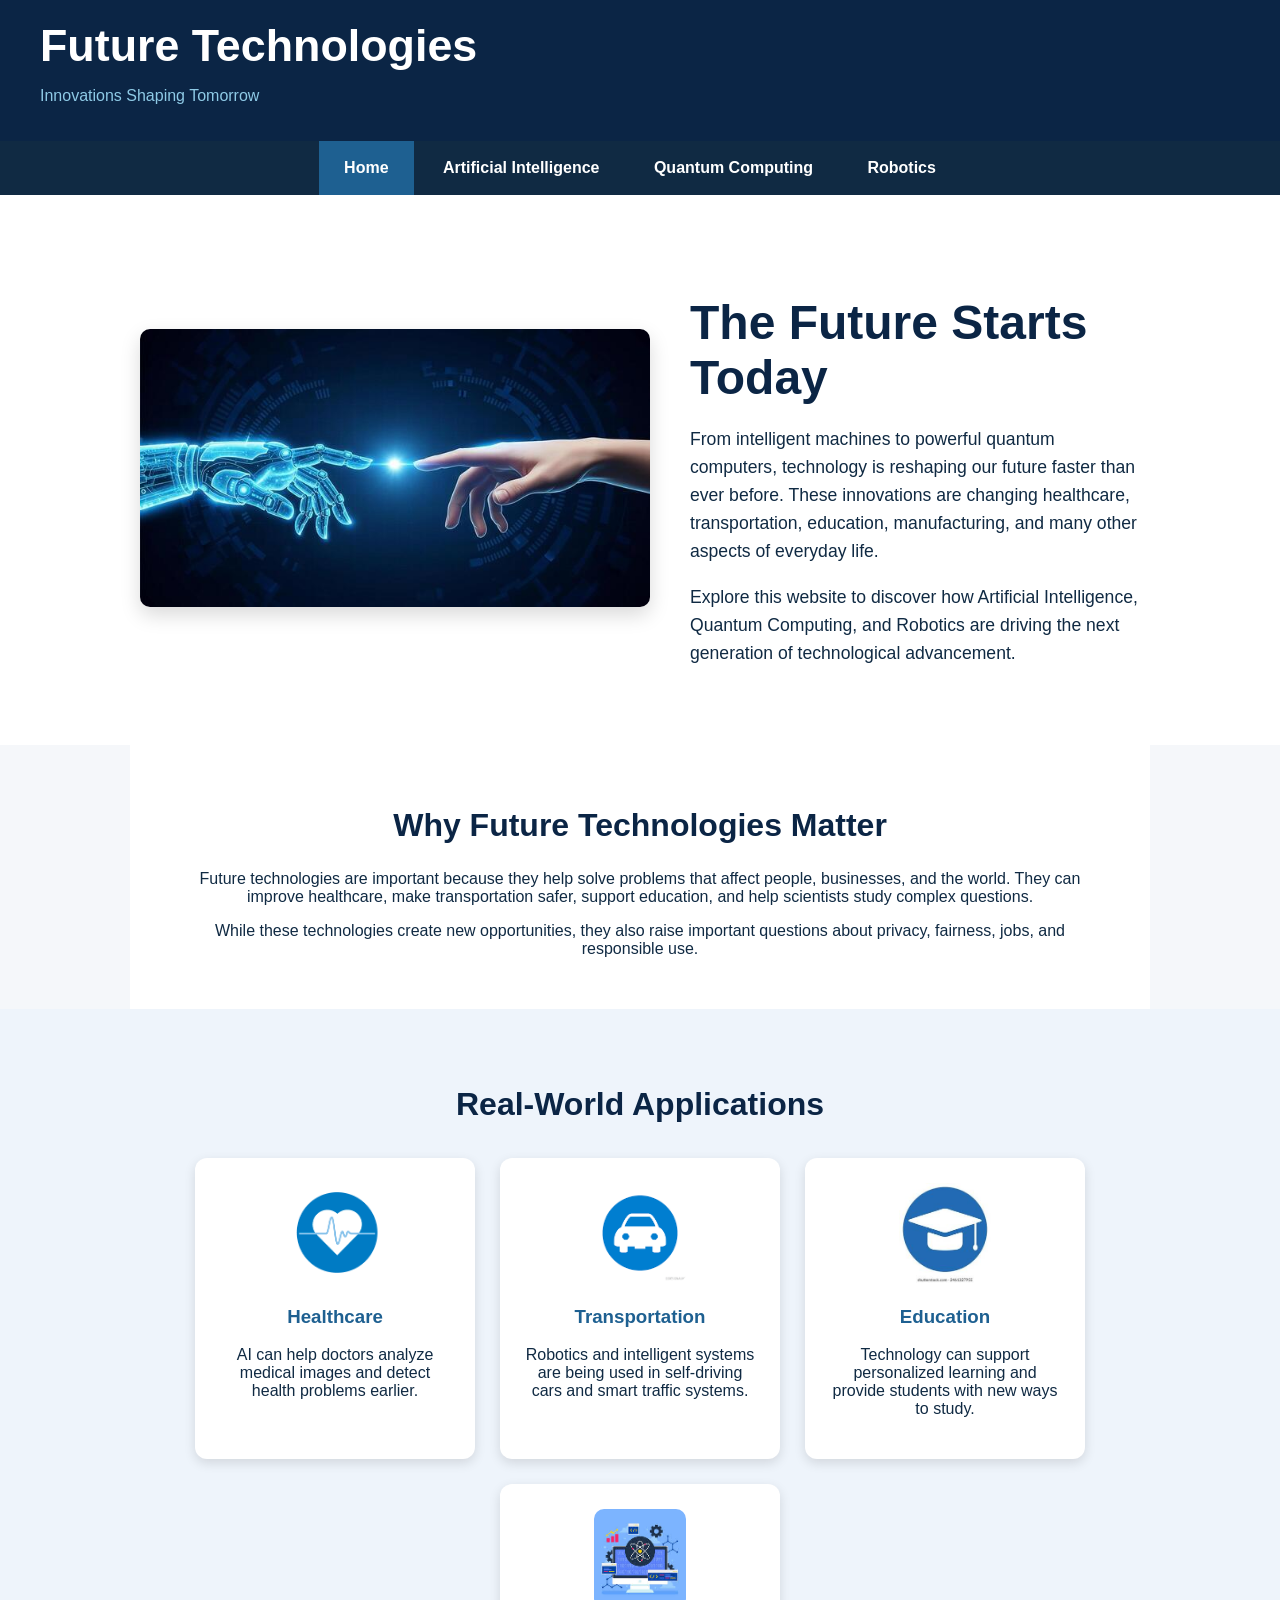
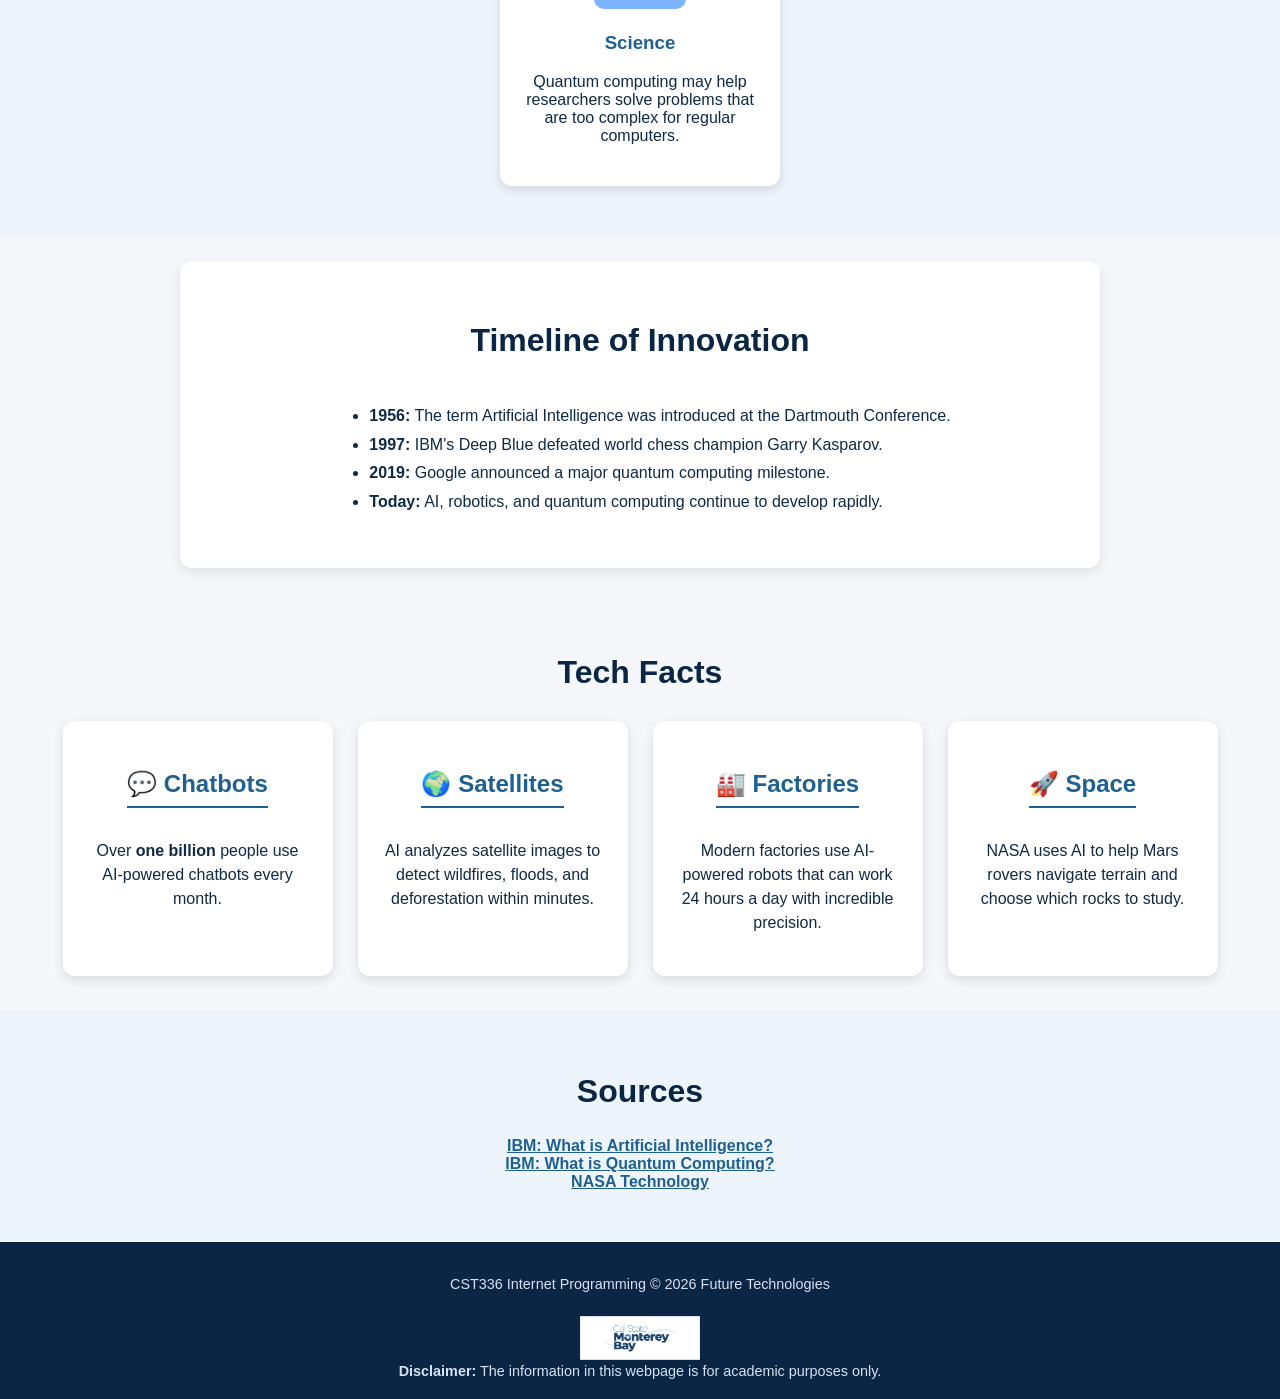
<file: hw1/index.html>
<!DOCTYPE html>
<html lang="en">
<head>
    <meta charset="UTF-8">
    <meta name="viewport" content="width=device-width, initial-scale=1.0">
    <title>Future Technologies: Innovations Shaping Tomorrow</title>
    <link href="css/styles.css" rel="stylesheet">
</head>
<body>

    <header>
        <h1> Future Technologies</h1>
        <p>Innovations Shaping Tomorrow</p>
    </header>

    <!-- Navigation menu-->
     <nav>
        <a class="current" href="index.html">Home</a>
        <a href="ai.html">Artificial Intelligence</a>
        <a href="quantum.html">Quantum Computing</a>
        <a href="robotics.html">Robotics</a>
     </nav>

     <!-- Main page content-->
     <main>
        <figure>
            <img src="img/pic1.jpg" alt="Picture of robotic hand touching a human hand">
        </figure>

        <div>
            <h2>The Future Starts Today</h2>
            <p>From intelligent machines to powerful quantum computers, technology is reshaping our 
                future faster than ever before. These innovations are changing healthcare, transportation, 
                education, manufacturing, and many other aspects of everyday life.</p>
            <p>Explore this website to discover how Artificial Intelligence, Quantum Computing, and Robotics
                 are driving the next generation of technological advancement.</p>
        </div>
     </main>

     <!-- Why future technologies matter -->
     <section class="info-section">
        <h2>Why Future Technologies Matter</h2>

        <p>Future technologies are important because they help solve problems that affect
        people, businesses, and the world. They can improve healthcare, make transportation
        safer, support education, and help scientists study complex questions.</p>
        
        <p>While these technologies create new opportunities, they also raise important
        questions about privacy, fairness, jobs, and responsible use.</p>
    </section>

    <!-- Real-world applications -->
    <section class="applications">
        <h2>Real-World Applications</h2>
        
        <div class="app-card-container">
            <article>
                <img src="img/healthcare.png" alt="AI used in healthcare">
                <h3>Healthcare</h3>
                <p>AI can help doctors analyze medical images and detect health problems earlier.</p>
            </article>

            <article>
                <img src="img/transportation.png" alt="Future transportation technology">
                <h3>Transportation</h3>
                <p>Robotics and intelligent systems are being used in self-driving cars and smart traffic systems.</p>
            </article>

            <article>
                <img src="img/education.jpg" alt="Technology used in education">
                <h3>Education</h3>
                <p>Technology can support personalized learning and provide students with new ways to study.</p>
            </article>

            <article>
                <img src="img/science.jpg" alt="Quantum computing and science">
                <h3>Science</h3>
                <p>Quantum computing may help researchers solve problems that are too complex for regular computers.</p>
            </article>
        </div>
    </section>

    <!-- Timeline section -->
     <section class="timeline">
        <h2>Timeline of Innovation</h2>

        <ul>
            <li><strong>1956:</strong> The term Artificial Intelligence was introduced at the Dartmouth Conference.</li>
            <li><strong>1997:</strong> IBM's Deep Blue defeated world chess champion Garry Kasparov.</li>
            <li><strong>2019:</strong> Google announced a major quantum computing milestone.</li>
            <li><strong>Today:</strong> AI, robotics, and quantum computing continue to develop rapidly.</li>
        </ul>
     </section>

     <!-- Did you know section -->
      <aside class="fact-box">
        <h2>Tech Facts</h2>

        <div class="fact-grid">

        <div class="fact-card">
            <h3>💬 Chatbots</h3>
            <p>Over <strong>one billion</strong> people use AI-powered chatbots every month.<p>
        </div>

        <div class="fact-card">
            <h3>🌍 Satellites</h3>
            <p>AI analyzes satellite images to detect wildfires, floods, and deforestation within minutes.</p>
        </div>

        <div class="fact-card">
            <h3>🏭 Factories</h3>
            <p>Modern factories use AI-powered robots that can work 24 hours a day with incredible precision.</p>
        </div>

        <div class="fact-card">
            <h3>🚀 Space</h3>
            <p>NASA uses AI to help Mars rovers navigate terrain and choose which rocks to study.</p>
        </div>

    </div>
      </aside>
    
    <!-- Sources section -->
     <section class="sources">
        <h2>Sources</h2>

        <ul>
            <li><a href="https://www.ibm.com/topics/artificial-intelligence" target="_blank">IBM: What is Artificial Intelligence?</a></li>
            <li><a href="https://www.ibm.com/topics/quantum-computing" target="_blank">IBM: What is Quantum Computing?</a></li>
            <li><a href="https://www.nasa.gov/technology/" target="_blank">NASA Technology</a></li>
        </ul>
     </section>

     <footer>
        <p>CST336 Internet Programming &copy; 2026 Future Technologies</p>
        <img src="img/csumb-logo.jpg" alt="CSUMB Logo" class="csumb-logo">
        <br>
        <strong>Disclaimer:</strong> The information in this webpage is for academic purposes only. <br>
     </footer>
    
</body>
</html>
</file>
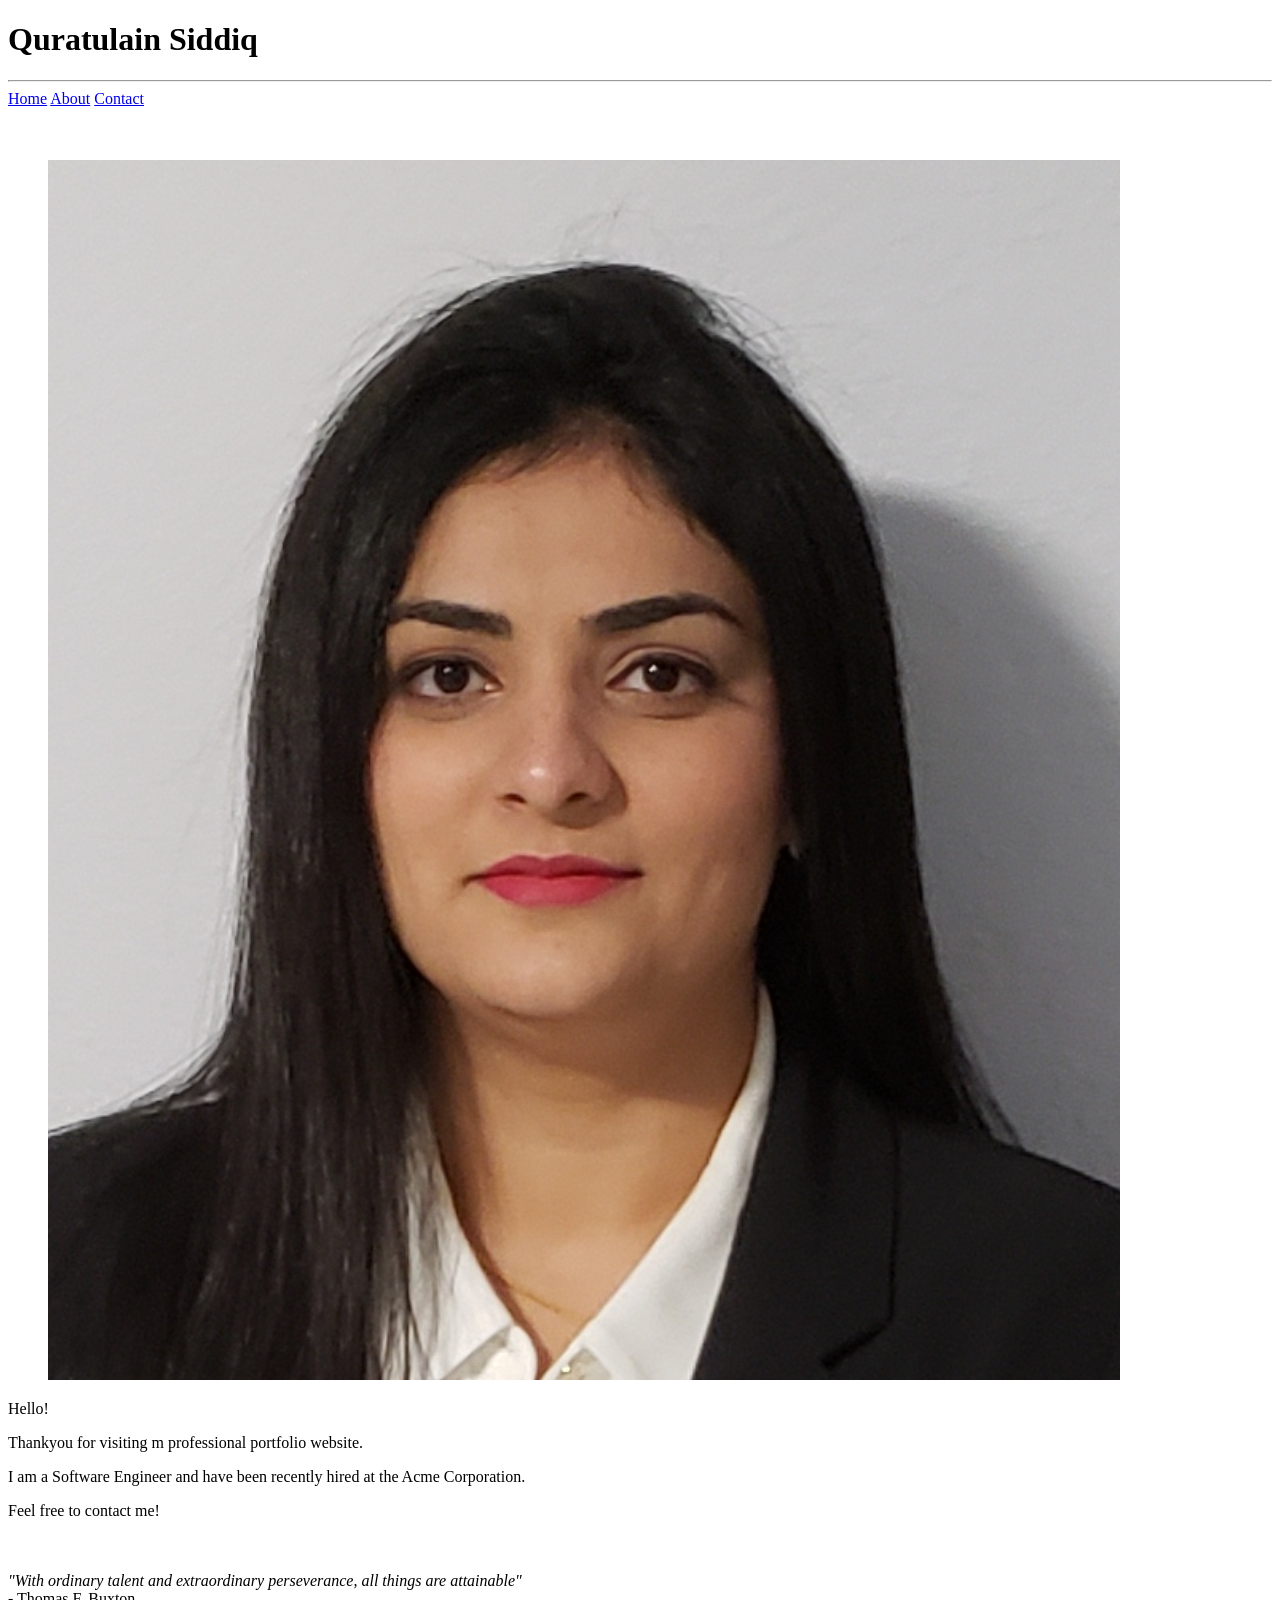
<file: lab1/index.html>
<!DOCTYPE html>
<html lang="en">

    <head>
    <meta charset="UTF-8">
    <meta name="viewport" content="width=device-width, initial-scale=1.0">
    <title> Quratulain Siddiq: Portfolio </title>
    </head>

    <body>

        <header>
            <h1> Quratulain Siddiq </h1>

        </header> 
        
        <hr>

        <nav>
            <a href="index.html">Home</a>
            <a href="about.html">About</a>
            <a href="contact.html">Contact</a>
        </nav>

        <br><br>

        <main>

            <figure>
                <img src="img/display  pic.jpg" alt="Picture of Quratulain Siddiq">
            </figure>

            <div>
                Hello! <br />
                <p>Thankyou for visiting m professional portfolio website.</p>

                <p>I am a Software Engineer and have been recently hired 
                    at the Acme Corporation.</p>

                <p>Feel free to contact me!</p>

                <br><br>

                <em>"With ordinary talent and extraordinary perseverance, 
                    all things are attainable"
                </em>
                <br>
                - Thomas F. Buxton
            </div>
        </main>

        <footer>
             <!-- Your last name and year here in ALL assignments -->
        </footer>
    </body>
</html>
</file>
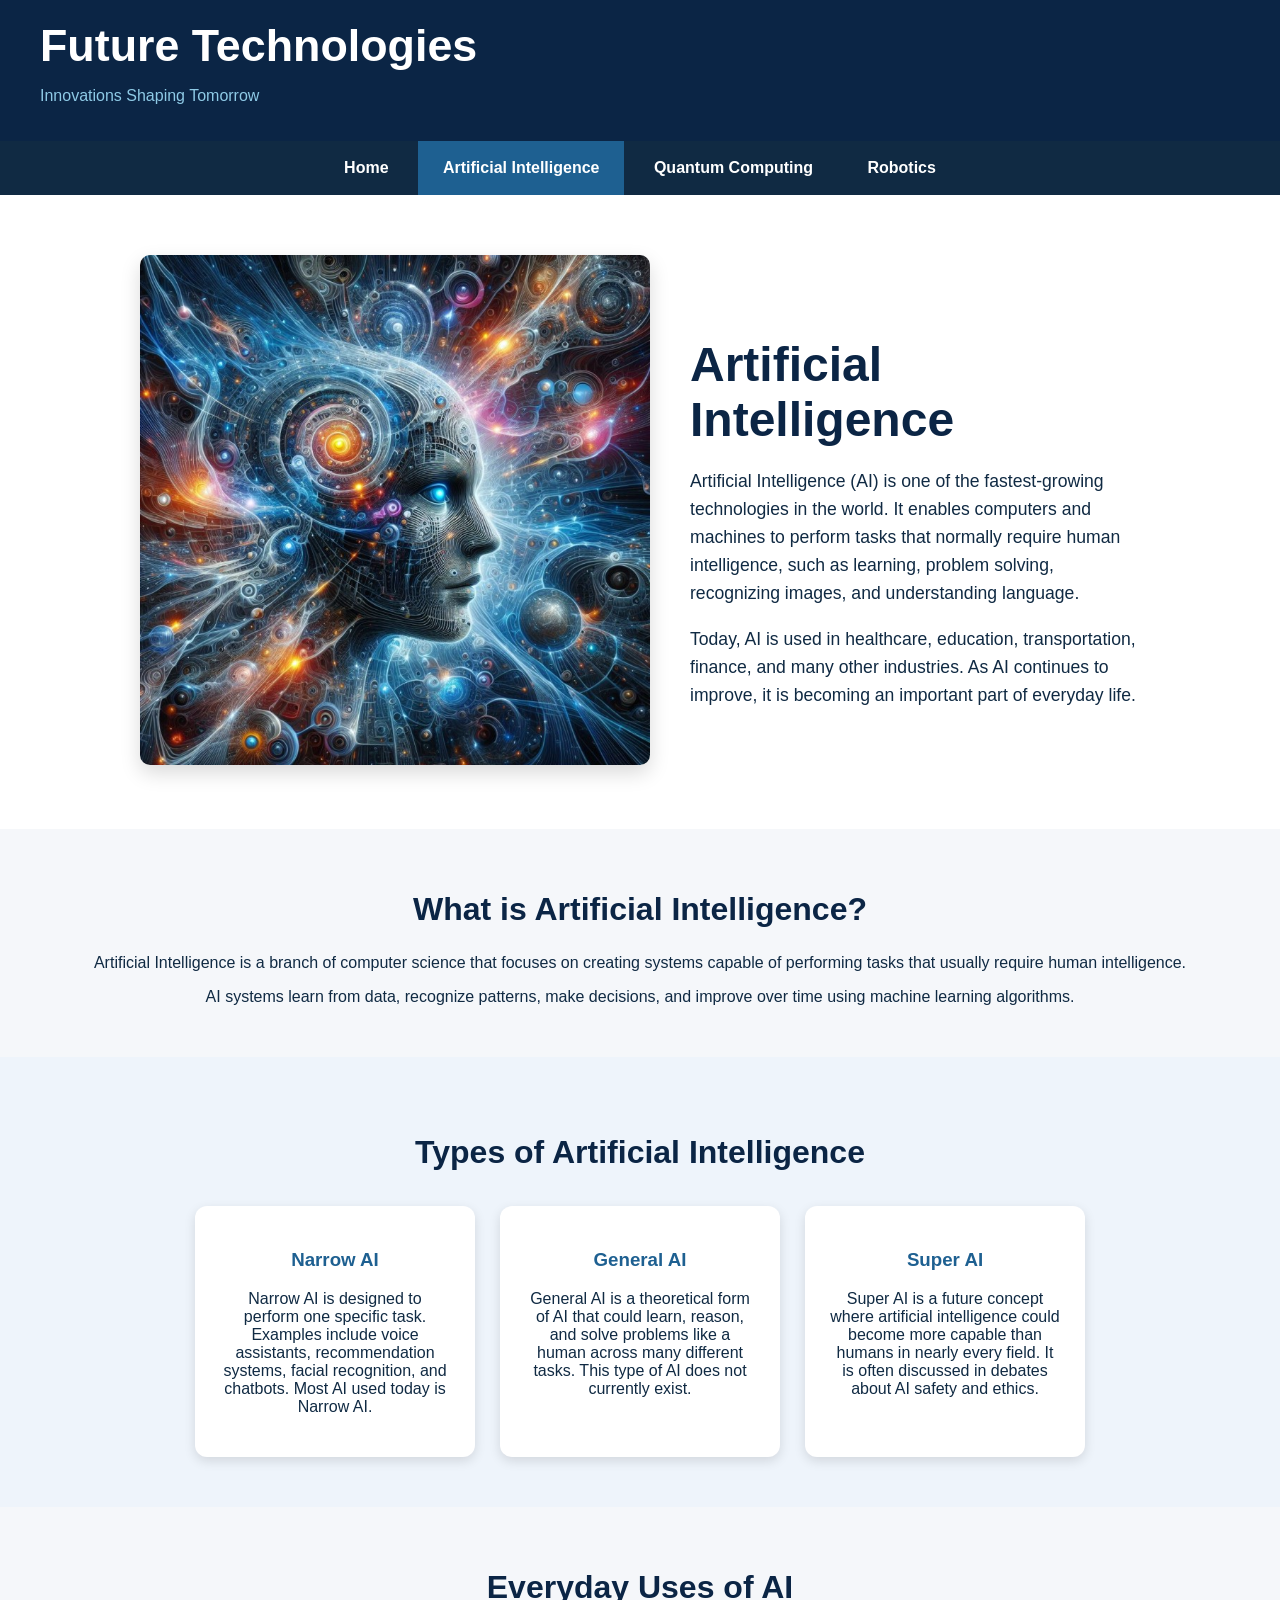
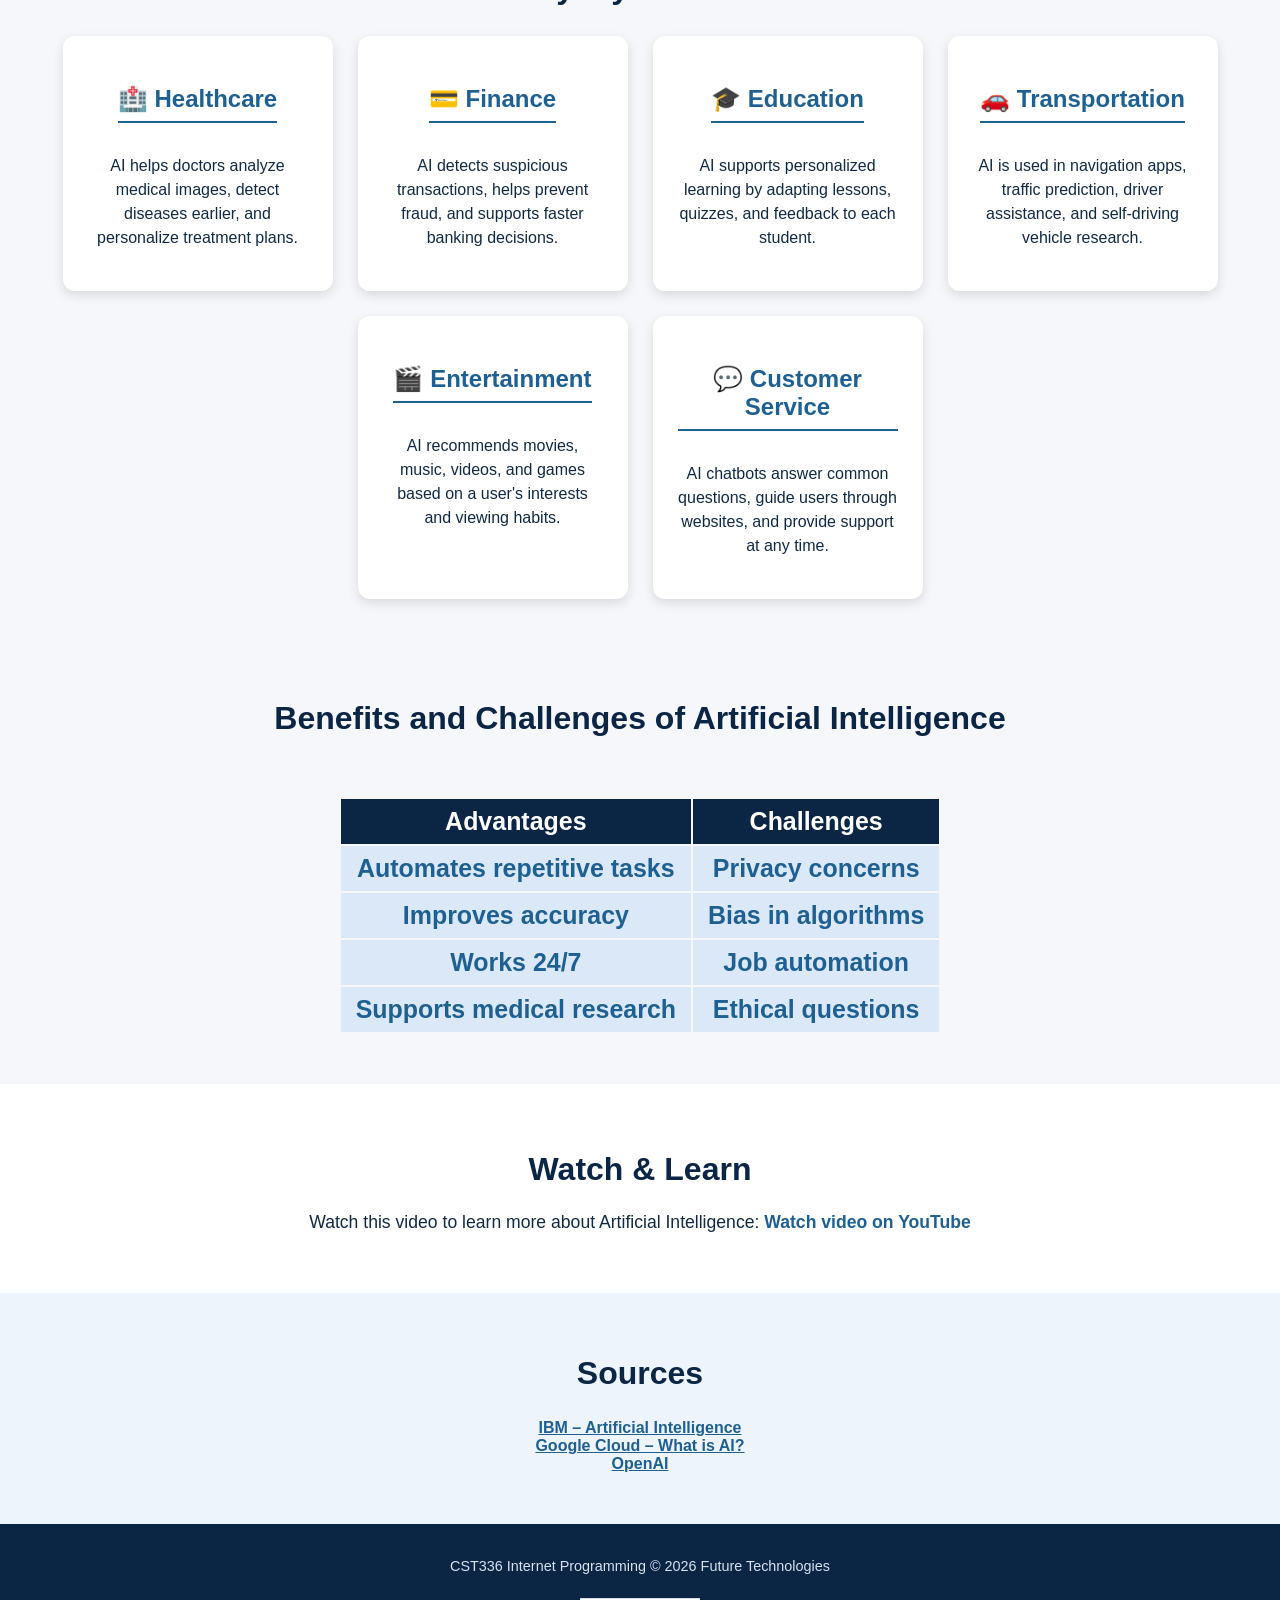
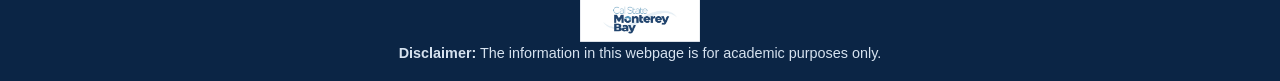
<file: hw1/ai.html>
<!DOCTYPE html>
<html lang="en">
<head>
    <meta charset="UTF-8">
    <meta name="viewport" content="width=device-width, initial-scale=1.0">
    <title>Future Technologies: Innovations Shaping Tomorrow</title>
    <link href="css/styles.css" rel="stylesheet">
</head>
<body>

    <header>
        <h1> Future Technologies</h1>
        <p>Innovations Shaping Tomorrow</p>
    </header>

    <!-- Navigation menu-->
     <nav>
        <a href="index.html">Home</a>
        <a class="current" href="ai.html">Artificial Intelligence</a>
        <a href="quantum.html">Quantum Computing</a>
        <a href="robotics.html">Robotics</a>
     </nav>

     <!-- Main page content-->
     <main>
        <figure>
            <img src="img/pic2.jpg" alt="AI neural network image.">
        </figure>

        <div>
            <h2>Artificial Intelligence</h2>
            <p>Artificial Intelligence (AI) is one of the fastest-growing technologies in the world. 
                It enables computers and machines to perform tasks that normally require human intelligence, 
                such as learning, problem solving, recognizing images, and understanding language.</p>
            <p>Today, AI is used in healthcare, education, transportation, finance, and many other industries. 
                As AI continues to improve, it is becoming an important part of everyday life.</p>
        </div>
     </main>

     <section>
        <h2>What is Artificial Intelligence?</h2>
        <p>Artificial Intelligence is a branch of computer science that focuses on creating systems 
            capable of performing tasks that usually require human intelligence.
        </p>
        <p>AI systems learn from data, recognize patterns, make decisions, and improve over time using 
            machine learning algorithms.
        </p>
     </section>

     <section class="applications">
        <h2>Types of Artificial Intelligence</h2>
        
        <div class="app-card-container">
            <article>
                <h3>Narrow AI</h3>
                <p>Narrow AI is designed to perform one specific task. Examples include voice assistants, 
                    recommendation systems, facial recognition, and chatbots. Most AI used today is Narrow AI.</p>
            </article>

            <article>
                <h3>General AI</h3>
                <p>General AI is a theoretical form of AI that could learn, reason, and solve problems 
                    like a human across many different tasks. This type of AI does not currently exist.
                </p>
            </article>

            <article>
                <h3>Super AI</h3>
                <p>Super AI is a future concept where artificial intelligence could become more capable 
                    than humans in nearly every field. It is often discussed in debates about AI safety and ethics.</p>
            </article>
        </div>
    </section>

    <aside class="fact-box">
        <h2>Everyday Uses of AI</h2>

        <div class="fact-grid">

        <div class="fact-card">
            <h3>🏥 Healthcare</h3>
            <p>AI helps doctors analyze medical images, detect diseases earlier, and personalize treatment plans.</p>

        </div>

        <div class="fact-card">
            <h3>💳 Finance</h3>
            <p>AI detects suspicious transactions, helps prevent fraud, and supports faster banking decisions.</p>
        </div>

        <div class="fact-card">
            <h3>🎓 Education</h3>
            <p>AI supports personalized learning by adapting lessons, quizzes, and feedback to each student.</p>
        </div>

        <div class="fact-card">
            <h3>🚗 Transportation</h3>
            <p>AI is used in navigation apps, traffic prediction, driver assistance, and self-driving vehicle research.</p>
        </div>

        <div class="fact-card">
            <h3>🎬 Entertainment</h3>
            <p>AI recommends movies, music, videos, and games based on a user's interests and viewing habits.</p>
        </div>

        <div class="fact-card">
            <h3>💬 Customer Service</h3>
            <p>AI chatbots answer common questions, guide users through websites, and provide support at any time.</p>
        </div>
        </div>
      </aside>

    <section class="comparison">
        <h2>Benefits and Challenges of Artificial Intelligence</h2>
        <table>
        <tr id="table-header">
            <td><strong>Advantages</strong></td>
            <td><strong>Challenges</strong></td>
        </tr>
        <tr class="table-row">
            <td><strong>Automates repetitive tasks</strong></td>
            <td><strong>Privacy concerns</strong></td>
        </tr>
        <tr class="table-row">
            <td><strong>Improves accuracy</strong></td>
            <td><strong>Bias in algorithms</strong></td>
        </tr>
        <tr class="table-row">
            <td><strong>Works 24/7</strong></td>
            <td><strong>Job automation</strong></td>
        </tr>
        <tr class="table-row">
            <td><strong>Supports medical research</strong></td>
            <td><strong>Ethical questions</strong></td>
        </tr>
        </table>
    </section>
    
    <section class="video-section">
    <h2>Watch & Learn</h2>

    <p> Watch this video to learn more about Artificial Intelligence:
        <a href="https://www.youtube.com/watch?v=qYNweeDHiyU" target="_blank">
            Watch video on YouTube</a>
    </p>
    </section>

    <section class="sources">
    <h2>Sources</h2>

    <ul>
        <li><a href="https://www.ibm.com/topics/artificial-intelligence" target="_blank">IBM – Artificial Intelligence</a></li>

        <li><a href="https://cloud.google.com/learn/what-is-artificial-intelligence" target="_blank">Google Cloud – What is AI?</a></li>

        <li><a href="https://openai.com" target="_blank">OpenAI</a></li>
    </ul>
    </section>

     <footer>
        <p>CST336 Internet Programming &copy; 2026 Future Technologies</p>
        <img src="img/csumb-logo.jpg" alt="CSUMB Logo" class="csumb-logo">
        <br>
        <strong>Disclaimer:</strong> The information in this webpage is for academic purposes only. <br>
     </footer>
    
</body>
</html>
</file>
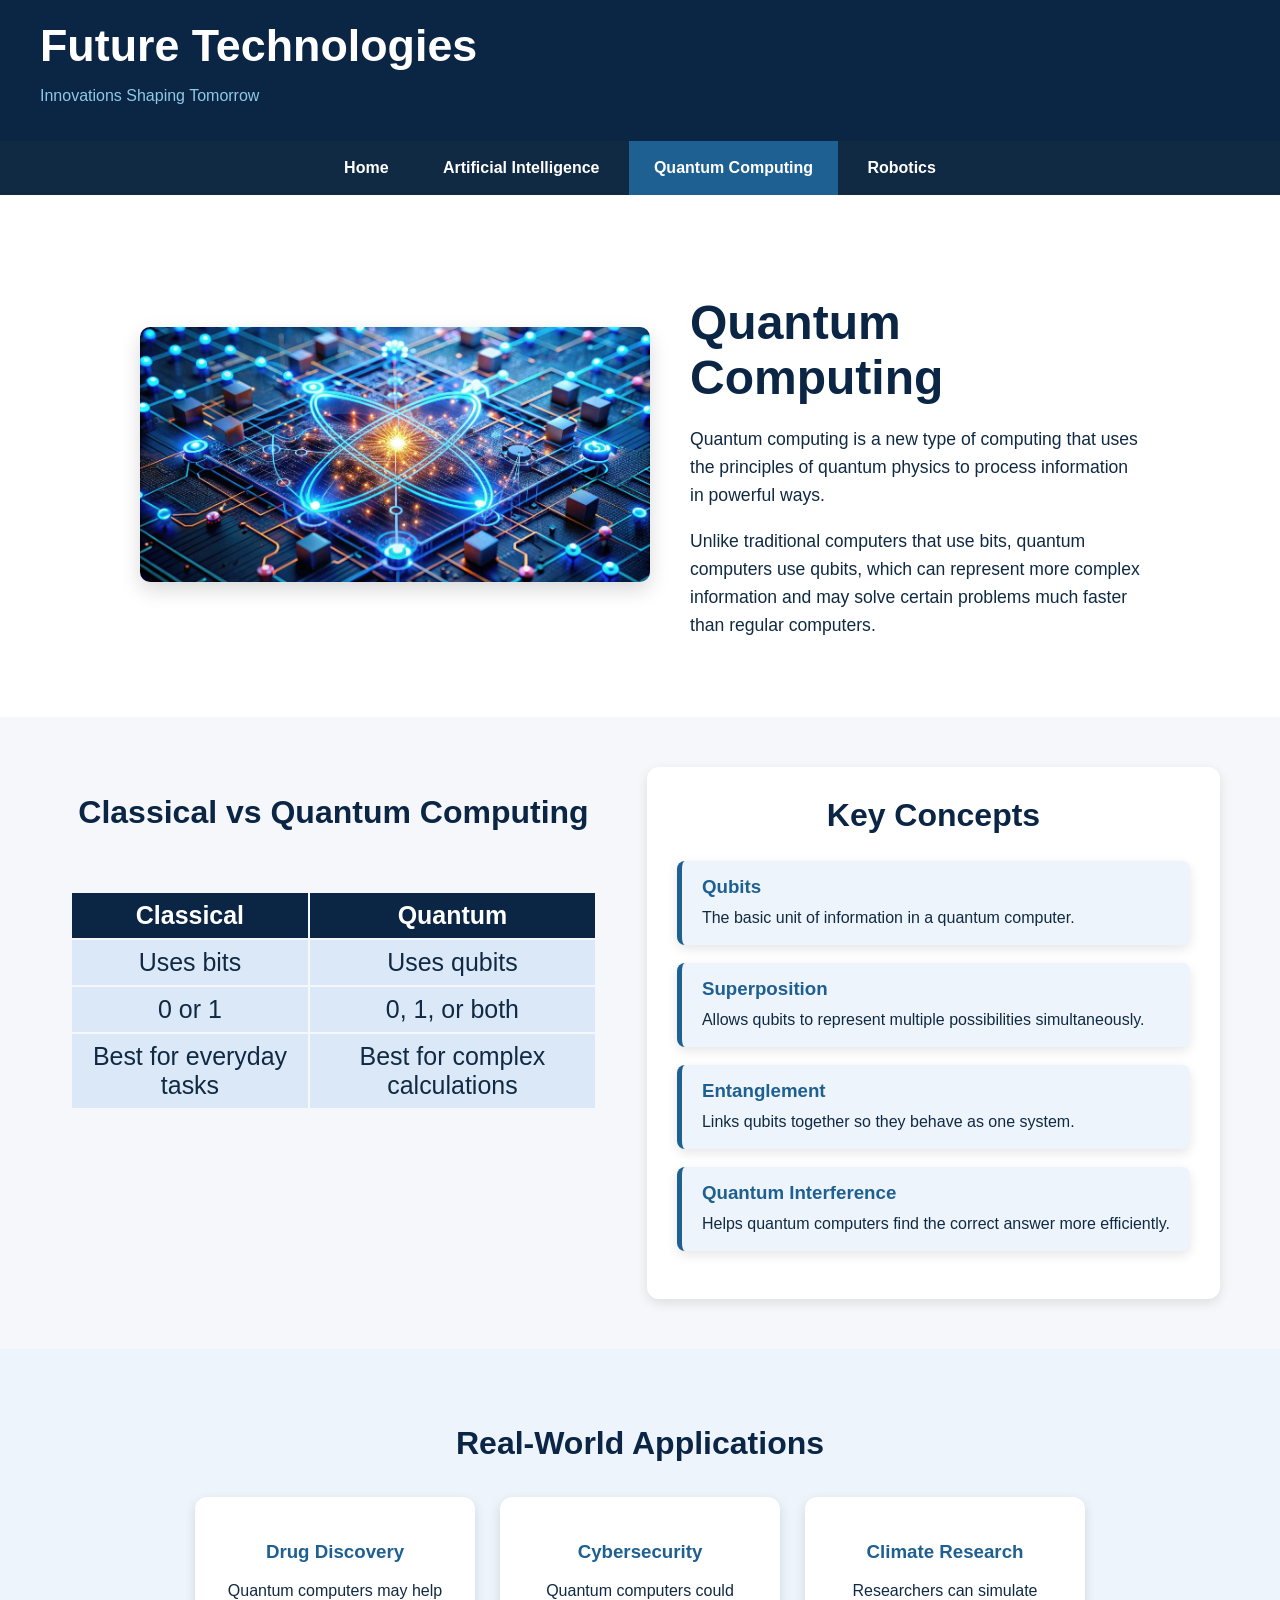
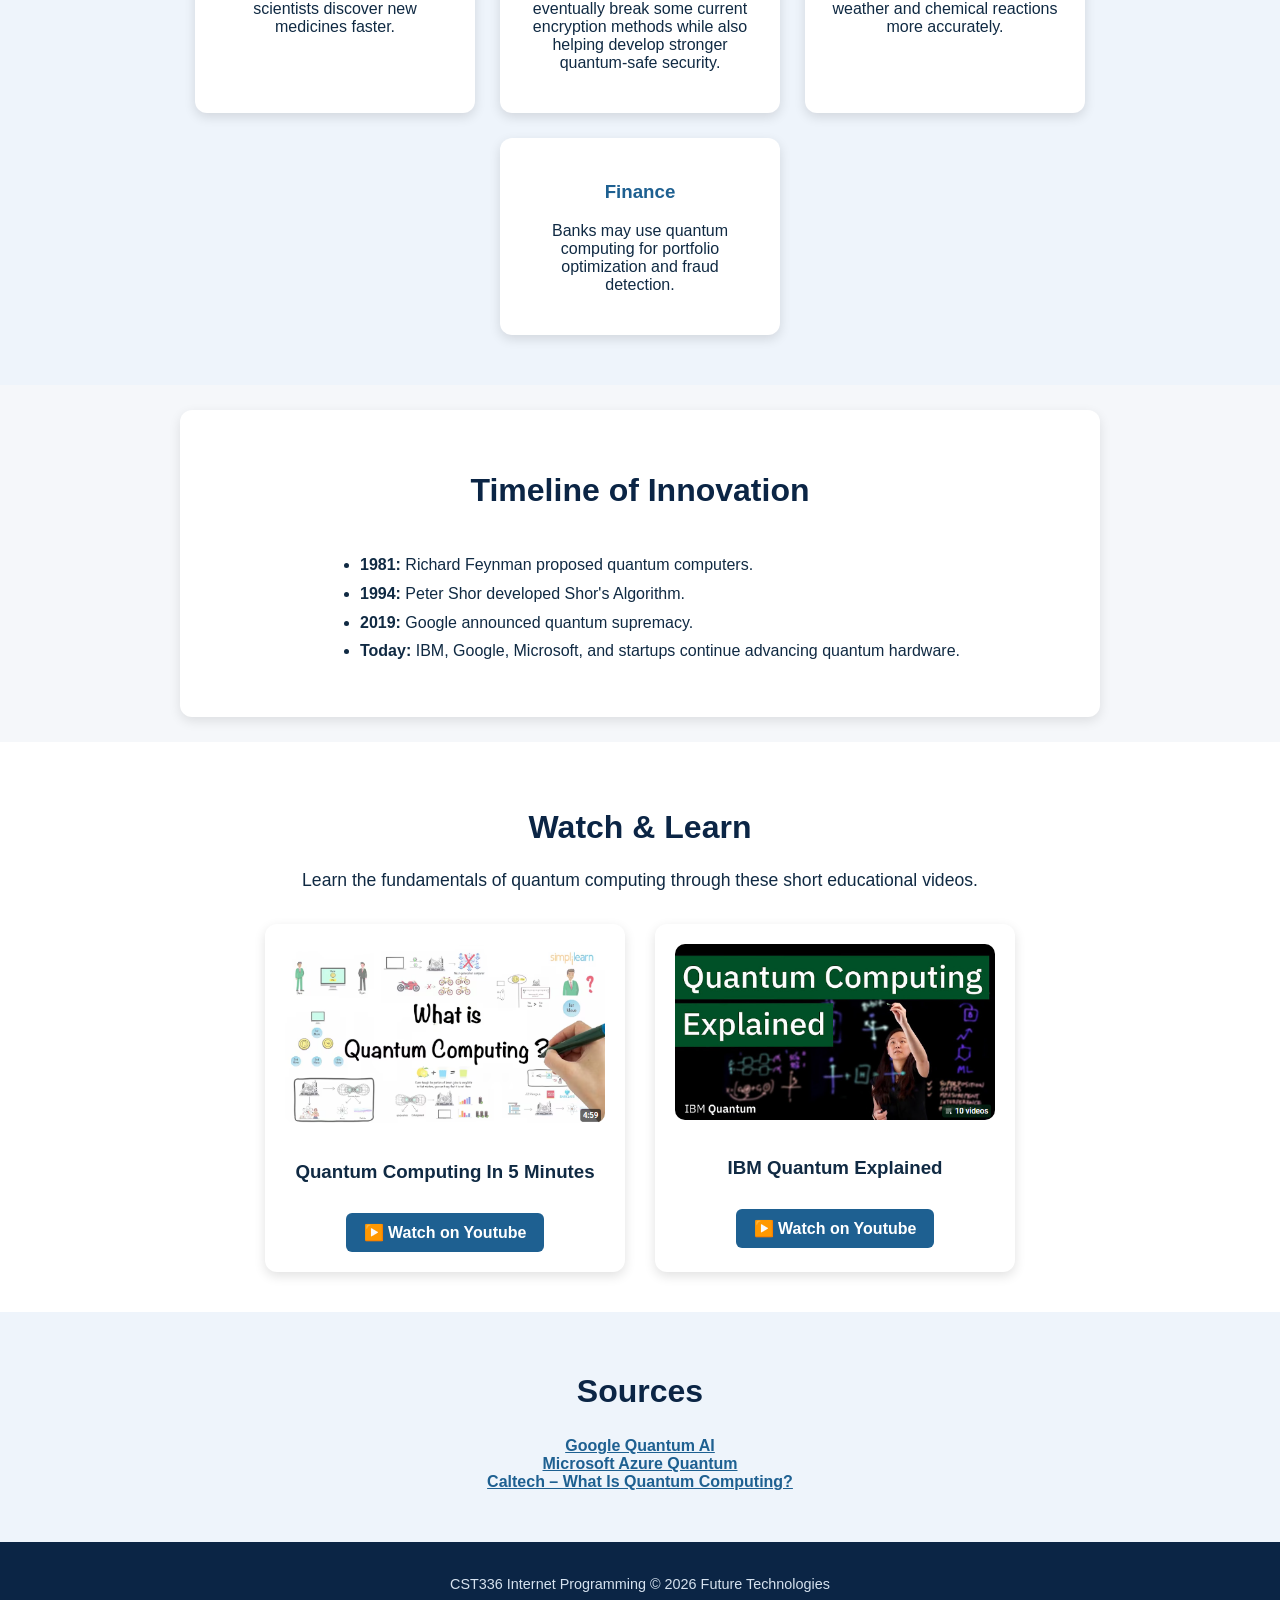
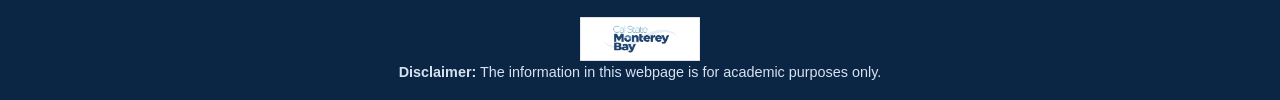
<file: hw1/quantum.html>
<!DOCTYPE html>
<html lang="en">
<head>
    <meta charset="UTF-8">
    <meta name="viewport" content="width=device-width, initial-scale=1.0">
    <title>Future Technologies: Innovations Shaping Tomorrow</title>
    <link href="css/styles.css" rel="stylesheet">
</head>
<body>

    <header>
        <h1> Future Technologies</h1>
        <p>Innovations Shaping Tomorrow</p>
    </header>

    <!-- Navigation menu-->
     <nav>
        <a href="index.html">Home</a>
        <a href="ai.html">Artificial Intelligence</a>
        <a class="current" href="quantum.html">Quantum Computing</a>
        <a href="robotics.html">Robotics</a>
     </nav>

     <!-- Main page content-->
     <main>
        <figure>
            <img src="img/quantum.jpg" alt="Quantum computing illustration">
        </figure>

        <div>
            <h2>Quantum Computing</h2>
            
            <p>Quantum computing is a new type of computing that uses the principles of
            quantum physics to process information in powerful ways.</p>

            <p>Unlike traditional computers that use bits, quantum computers use qubits,
            which can represent more complex information and may solve certain problems
            much faster than regular computers.</p>
        </div>
     </main>

     <section class="two-column">
        <!-- Left column-->
         <div class="left-column">
            <h2>Classical vs Quantum Computing</h2>
            <table>
                <tr id="table-header">
                    <td><strong>Classical</strong></td>
                    <td><strong>Quantum</strong></td>
                </tr>

                <tr class="table-row">
                    <td>Uses bits</td>
                    <td>Uses qubits</td>
                </tr>

                <tr class="table-row">
                    <td>0 or 1</td>
                    <td>0, 1, or both</td>
                </tr>

                <tr class="table-row">
                    <td>Best for everyday tasks</td>
                    <td>Best for complex calculations</td>
                </tr>
            </table>
         </div>

         <!-- Right-column -->
         <div class="concept-panel">
            <h2>Key Concepts</h2>

            <div class="concept-card">
                <h3>Qubits</h3>
                <p>The basic unit of information in a quantum computer.</p>
            </div>

            <div class="concept-card">
                <h3>Superposition</h3>
                <p>Allows qubits to represent multiple possibilities simultaneously.</p>
            </div>

            <div class="concept-card">
                <h3>Entanglement</h3>
                <p>Links qubits together so they behave as one system.</p>
            </div>

            <div class="concept-card">
                <h3>Quantum Interference</h3>
                <p>Helps quantum computers find the correct answer more efficiently.</p>
            </div>
         </div>
     </section>

     <!-- Real-world applications -->
    <section class="applications">
        <h2>Real-World Applications</h2>
        
        <div class="app-card-container">
            <article>
                <h3>Drug Discovery</h3>
                <p>Quantum computers may help scientists discover new medicines faster.</p>
            </article>

            <article>
                <h3>Cybersecurity</h3>
                <p>Quantum computers could eventually break some current encryption methods while also helping develop stronger quantum-safe security.</p>
            </article>

            <article>
                <h3>Climate Research</h3>
                <p>Researchers can simulate weather and chemical reactions more accurately.</p>
            </article>

            <article>
                <h3>Finance</h3>
                <p>Banks may use quantum computing for portfolio optimization and fraud detection.</p>
            </article>
        </div>
    </section>

    <!-- Timeline section -->
     <section class="timeline">
        <h2>Timeline of Innovation</h2>

        <ul>
            <li><strong>1981:</strong> Richard Feynman proposed quantum computers.</li>
            <li><strong>1994:</strong> Peter Shor developed Shor's Algorithm.</li>
            <li><strong>2019:</strong> Google announced quantum supremacy.</li>
            <li><strong>Today:</strong> IBM, Google, Microsoft, and startups continue advancing quantum hardware.</li>
        </ul>
     </section>

     <section class="video-section">
        <h2>Watch & Learn</h2>

        <p> Learn the fundamentals of quantum computing through these short educational videos.</p>

        <div class="video-cards">
            <article class="video-card">
                <img src="img/quantum-video1.png"
                    alt="Quantum Computing in 5 Minutes">

                <h3>Quantum Computing In 5 Minutes</h3>
                <a href="https://www.youtube.com/watch?v=X8MZWCGgIb8" target="_blank">
                    ▶️ Watch on Youtube
                </a>
            </article>

            <article class="video-card">
                <img src="img/quantum-video2.png"
                    alt="IBM Quantum Explained">

                <h3>IBM Quantum Explained</h3>
                <a href="https://www.youtube.com/watch?v=lt4OsgmUTGI&list=PLOspHqNVtKADPNAxbcP2u6CPzD1g_bBhe" target="_blank">
                ▶️ Watch on Youtube    
                </a>
            </article>
        </div>
        </section>

    <section class="sources">
        <h2>Sources</h2>

        <ul>
            <li><a href="https://quantumai.google/" target="_blank">
            Google Quantum AI</a></li>

            <li><a href="https://azure.microsoft.com/en-us/products/quantum" target="_blank">
            Microsoft Azure Quantum</a></li>

            <li><a href="https://scienceexchange.caltech.edu/topics/quantum-science-explained/quantum-computing-computers?utm_source=chatgpt.com" target="_blank">
            Caltech – What Is Quantum Computing?</a></li>
        </ul>
    </section>

     <footer>
        <p>CST336 Internet Programming &copy; 2026 Future Technologies</p>
        <img src="img/csumb-logo.jpg" alt="CSUMB Logo" class="csumb-logo">
        <br>
        <strong>Disclaimer:</strong> The information in this webpage is for academic purposes only. <br>
     </footer>
    
</body>
</html>
</file>
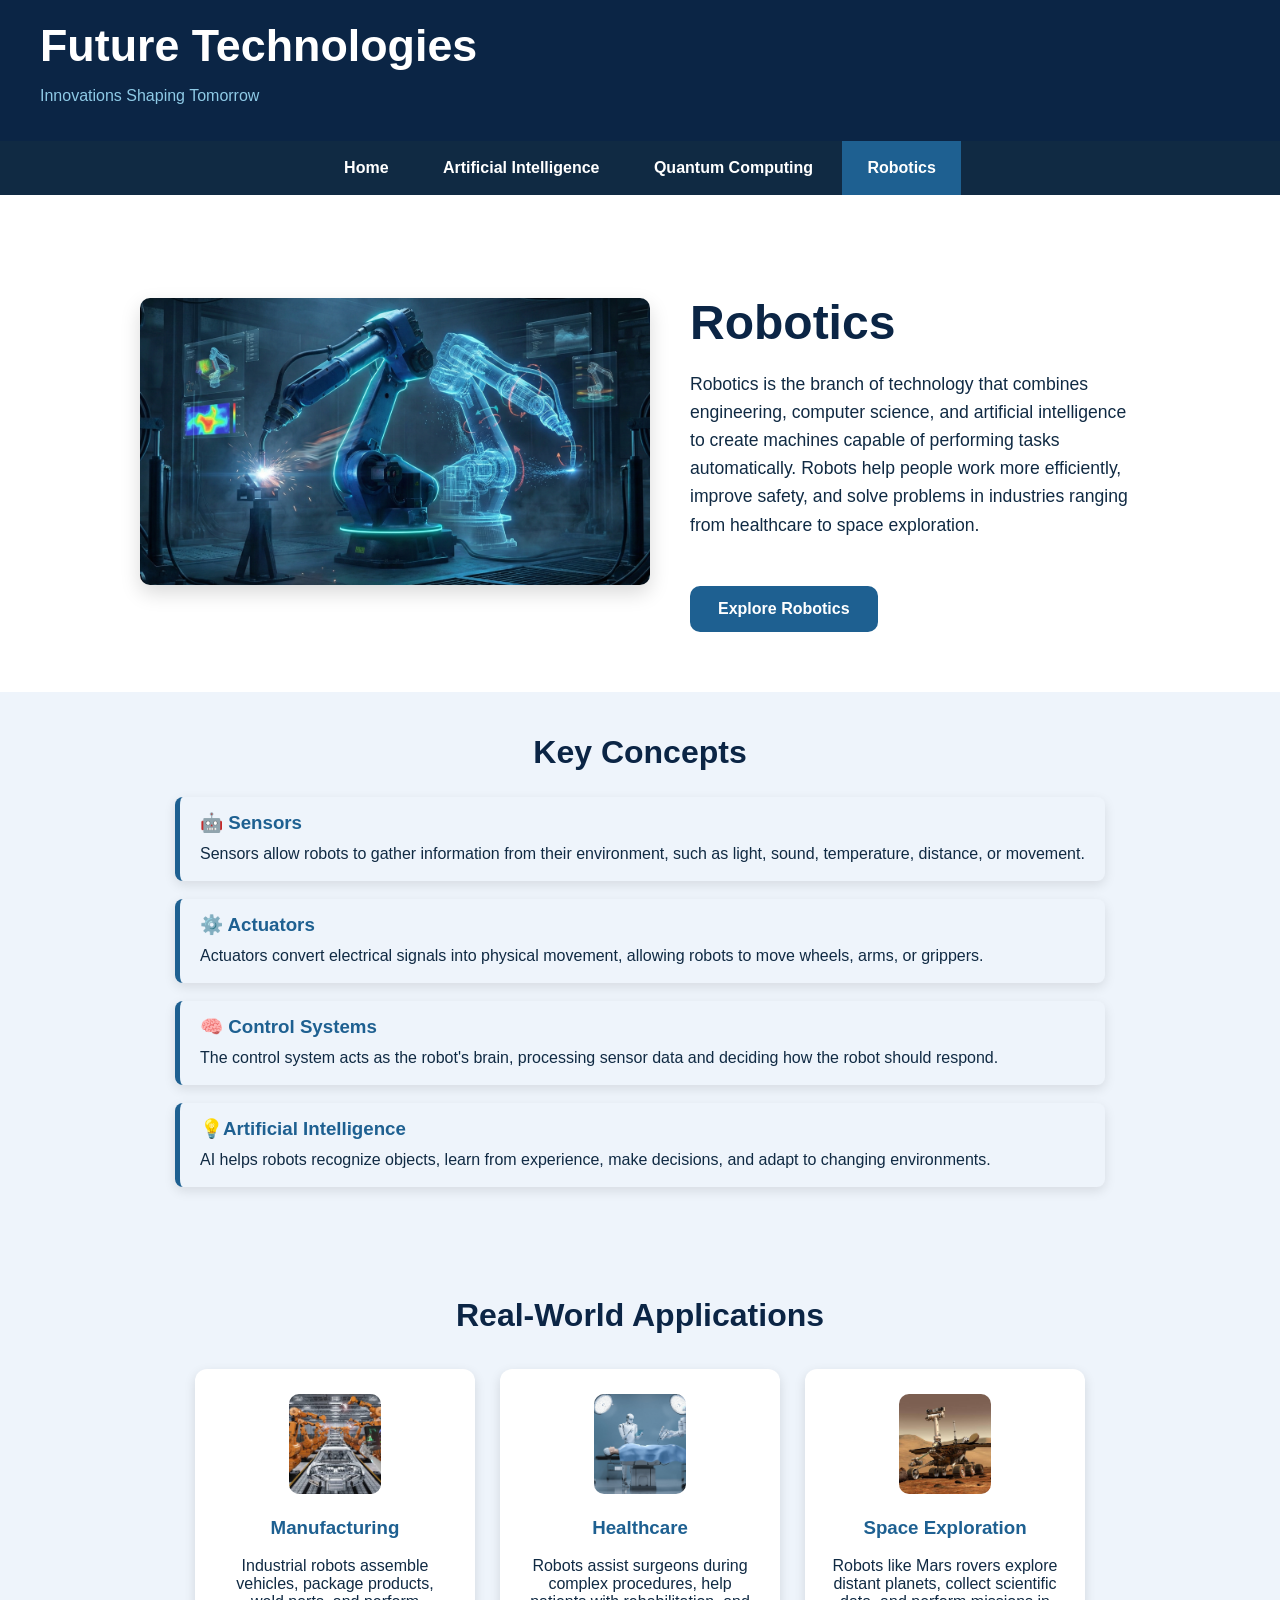
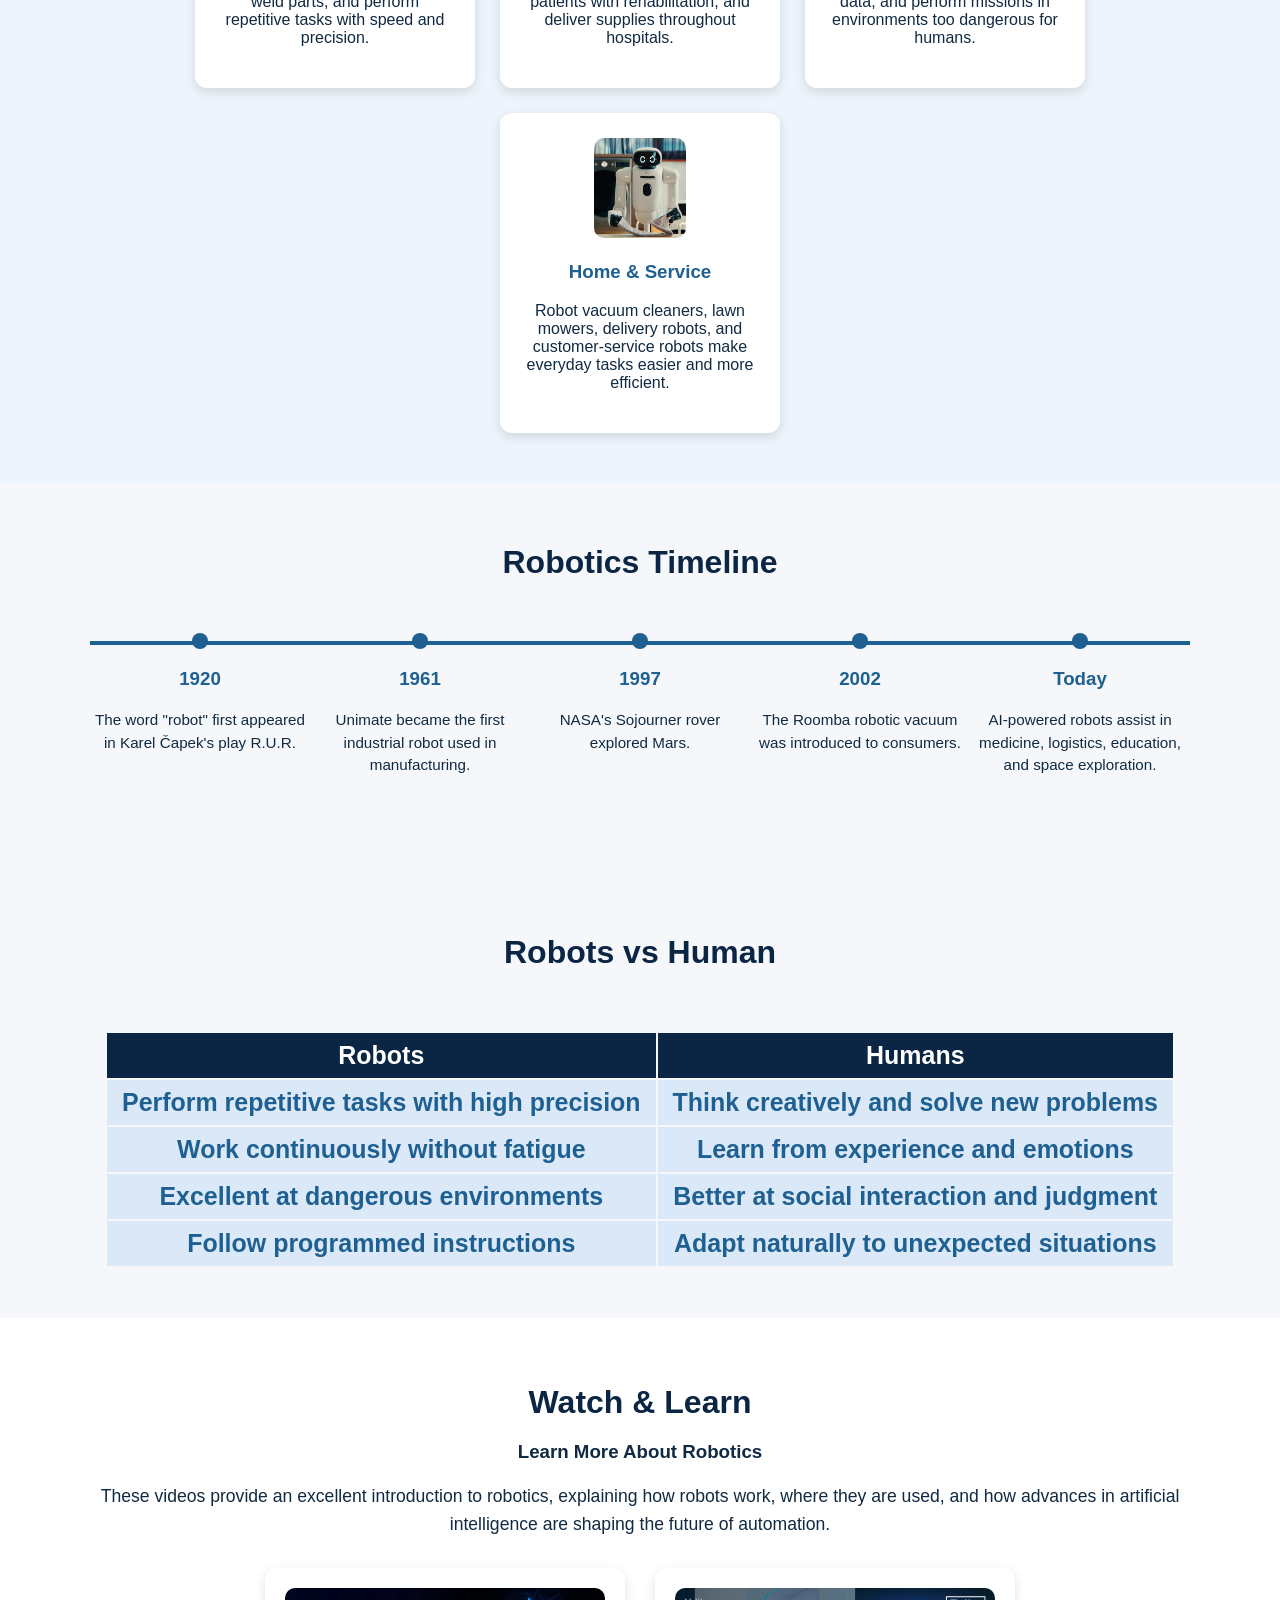
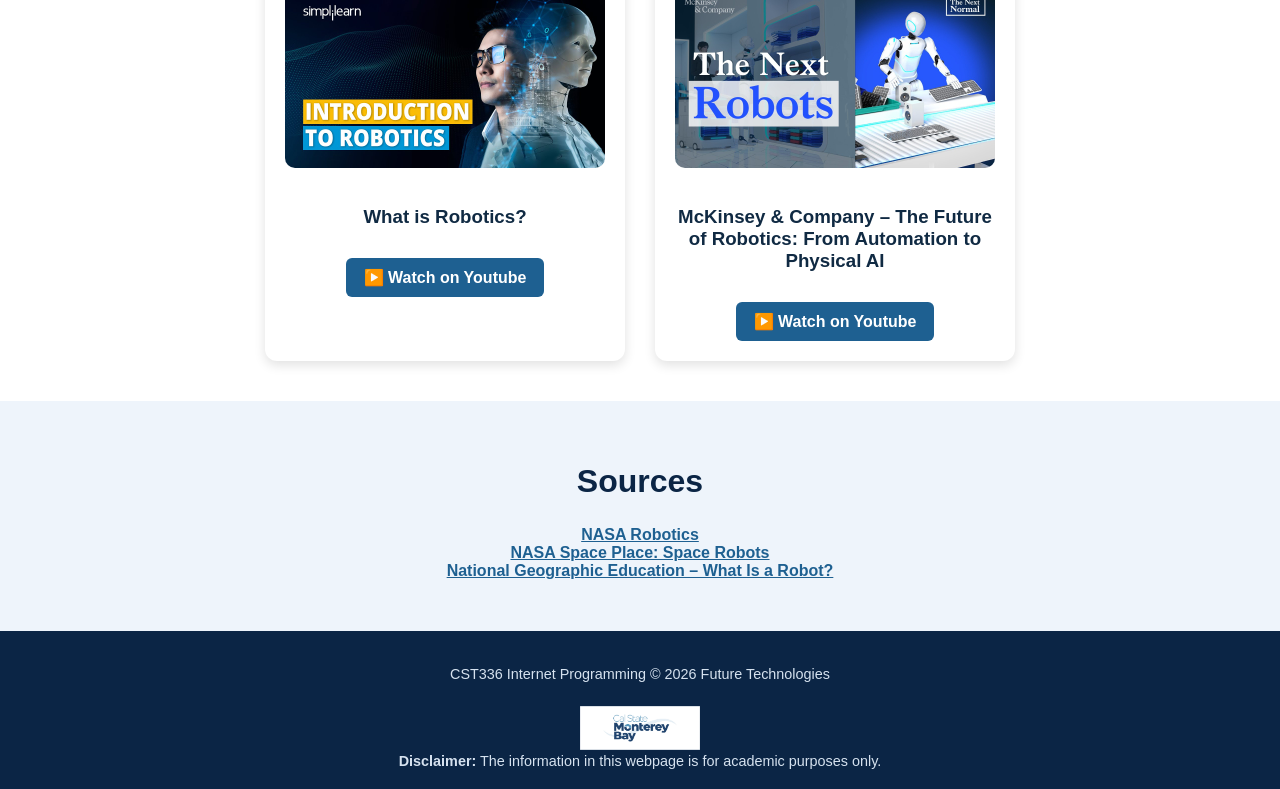
<file: hw1/robotics.html>
<!DOCTYPE html>
<html lang="en">
<head>
    <meta charset="UTF-8">
    <meta name="viewport" content="width=device-width, initial-scale=1.0">
    <title>Future Technologies: Innovations Shaping Tomorrow</title>
    <link href="css/styles.css" rel="stylesheet">
</head>
<body>

    <header>
        <h1> Future Technologies</h1>
        <p>Innovations Shaping Tomorrow</p>
    </header>

    <!-- Navigation menu-->
     <nav>
        <a href="index.html">Home</a>
        <a href="ai.html">Artificial Intelligence</a>
        <a href="quantum.html">Quantum Computing</a>
        <a class="current" href="robotics.html">Robotics</a>
     </nav>

     <!-- Main page content-->
     <main>
        <figure>
            <img src="img/robotics.png" alt="Robotic arm working with technology">
        </figure>

        <div>
            <h2>Robotics</h2>
            <p>Robotics is the branch of technology that combines engineering, computer science, and 
                artificial intelligence to create machines capable of performing tasks automatically. 
                Robots help people work more efficiently, improve safety, and solve problems in industries 
                ranging from healthcare to space exploration.
            </p>
        
            <a class="robotics-btn" href="https://www.nsf.gov/science-matters/robotics-engineering-future-intelligent-machines" target="_blank">
            Explore Robotics
            </a>
        </div>
     </main>

     <section class="robotics-concepts">
        <div class="robotics-concepts-box">
            <h2>Key Concepts</h2>

            <div class="concept-card">
                <h3>🤖 Sensors</h3>
                <p>Sensors allow robots to gather information from their environment, 
                    such as light, sound, temperature, distance, or movement.</p>
            </div>

            <div class="concept-card">
                <h3>⚙️ Actuators</h3>
                <p>Actuators convert electrical signals into physical movement, 
                    allowing robots to move wheels, arms, or grippers.</p>
            </div>

            <div class="concept-card">
                <h3>🧠 Control Systems</h3>
                <p>The control system acts as the robot's brain, processing sensor 
                    data and deciding how the robot should respond.</p>
            </div>

            <div class="concept-card">
                <h3>💡Artificial Intelligence </h3>
                <p>AI helps robots recognize objects, learn from experience, 
                    make decisions, and adapt to changing environments.</p>
            </div>
         </div>
     </section>

    <!-- Real-world applications -->
    <section class="applications">
        <h2>Real-World Applications</h2>
        
        <div class="app-card-container">
            <article>
                <img src="img/industry.jpg" alt="Manufacturing">
                <h3>Manufacturing</h3>
                <p>Industrial robots assemble vehicles, package products, weld parts, and perform repetitive tasks with speed and precision.</p>
            </article>

            <article>
                <img src="img/surgery.jpg" alt="Healthcare">
                <h3>Healthcare</h3>
                <p>Robots assist surgeons during complex procedures, help patients with rehabilitation, and deliver supplies throughout hospitals.</p>
            </article>

            <article>
                <img src="img/robot_mars.jpg" alt="Robot in space">
                <h3>Space Exploration</h3>
                <p>Robots like Mars rovers explore distant planets, collect scientific data, and perform missions in environments too dangerous for humans.</p>
            </article>

            <article>
                <img src="img/laundry.jpg" alt="Home & Service">
                <h3>Home & Service</h3>
                <p>Robot vacuum cleaners, lawn mowers, delivery robots, and customer-service robots make everyday tasks easier and more efficient.</p>
            </article>
        </div>
    </section>

    <!-- Timeline section -->
     <section class="robotics-timeline">
        <h2>Robotics Timeline</h2>

        <div class="robotics-line">

            <div class="robotics-item">
                <h3>1920</h3>
                <p>The word "robot" first appeared in Karel Čapek's play R.U.R.</p> 
            </div>

            <div class="robotics-item">
                <h3>1961</h3>
                <p>Unimate became the first industrial robot used in manufacturing.</p>
            </div>

            <div class="robotics-item">
                <h3>1997</h3> 
                <p>NASA's Sojourner rover explored Mars.</p>
            </div>

            <div class="robotics-item">
                <h3>2002</h3>
                <p>The Roomba robotic vacuum was introduced to consumers.</p>
            </div>

            <div class="robotics-item">
                <h3>Today</h3>
                <p>AI-powered robots assist in medicine, logistics, education, and space exploration.</p>
            </div>
        </div>
     </section>

    <section class="comparison">
        <h2>Robots vs Human</h2>
        <table>
        <tr id="table-header">
            <td><strong>Robots</strong></td>
            <td><strong>Humans</strong></td>
        </tr>
        <tr class="table-row">
            <td><strong>Perform repetitive tasks with high precision</strong></td>
            <td><strong>Think creatively and solve new problems</strong></td>
        </tr>
        <tr class="table-row">
            <td><strong>Work continuously without fatigue</strong></td>
            <td><strong>Learn from experience and emotions</strong></td>
        </tr>
        <tr class="table-row">
            <td><strong>Excellent at dangerous environments</strong></td>
            <td><strong>Better at social interaction and judgment</strong></td>
        </tr>
        <tr class="table-row">
            <td><strong>Follow programmed instructions</strong></td>
            <td><strong>Adapt naturally to unexpected situations</strong></td>
        </tr>
        </table>
    </section>

    <section class="video-section">
        <h2>Watch & Learn</h2>
        <h3>Learn More About Robotics</h3>

        <p> These videos provide an excellent introduction to robotics, explaining how robots 
            work, where they are used, and how advances in artificial intelligence are shaping the future of automation.</p>

        <div class="video-cards">
            <article class="video-card">
                <img src="img/what_is_robotics.jpg" alt="What is Robotics">

                <h3>What is Robotics?</h3>
                <a href="https://www.youtube.com/watch?v=rq_Xl71d3tE" target="_blank">
                    ▶️ Watch on Youtube 
                </a>
            </article>

            <article class="video-card">
                <img src="img/future.jpg"
                    alt="The Future of Robotics">

                <h3>McKinsey & Company – The Future of Robotics: From Automation to Physical AI</h3>
                <a href="https://www.youtube.com/watch?v=EWX0KbLMc58" target="_blank">
                ▶️ Watch on Youtube   
                </a>
            </article>
        </div>
    </section>

    <section class="sources">
        <h2>Sources</h2>

        <ul>
            <li><a href="https://www.nasa.gov/robotics/?utm_source=chatgpt.com" target="_blank">
            NASA Robotics</a></li>

            <li><a href="https://spaceplace.nasa.gov/space-robots/en/" target="_blank">
            NASA Space Place: Space Robots</a></li>

            <li><a href="https://education.nationalgeographic.org/resource/what-robot/?utm_source=chatgpt.com" target="_blank">
            National Geographic Education – What Is a Robot?</a></li>
        </ul>
    </section>

     <footer>
        <p>CST336 Internet Programming &copy; 2026 Future Technologies</p>
        <img src="img/csumb-logo.jpg" alt="CSUMB Logo" class="csumb-logo">
        <br>
        <strong>Disclaimer:</strong> The information in this webpage is for academic purposes only. <br>
     </footer>
    
</body>
</html>
</file>
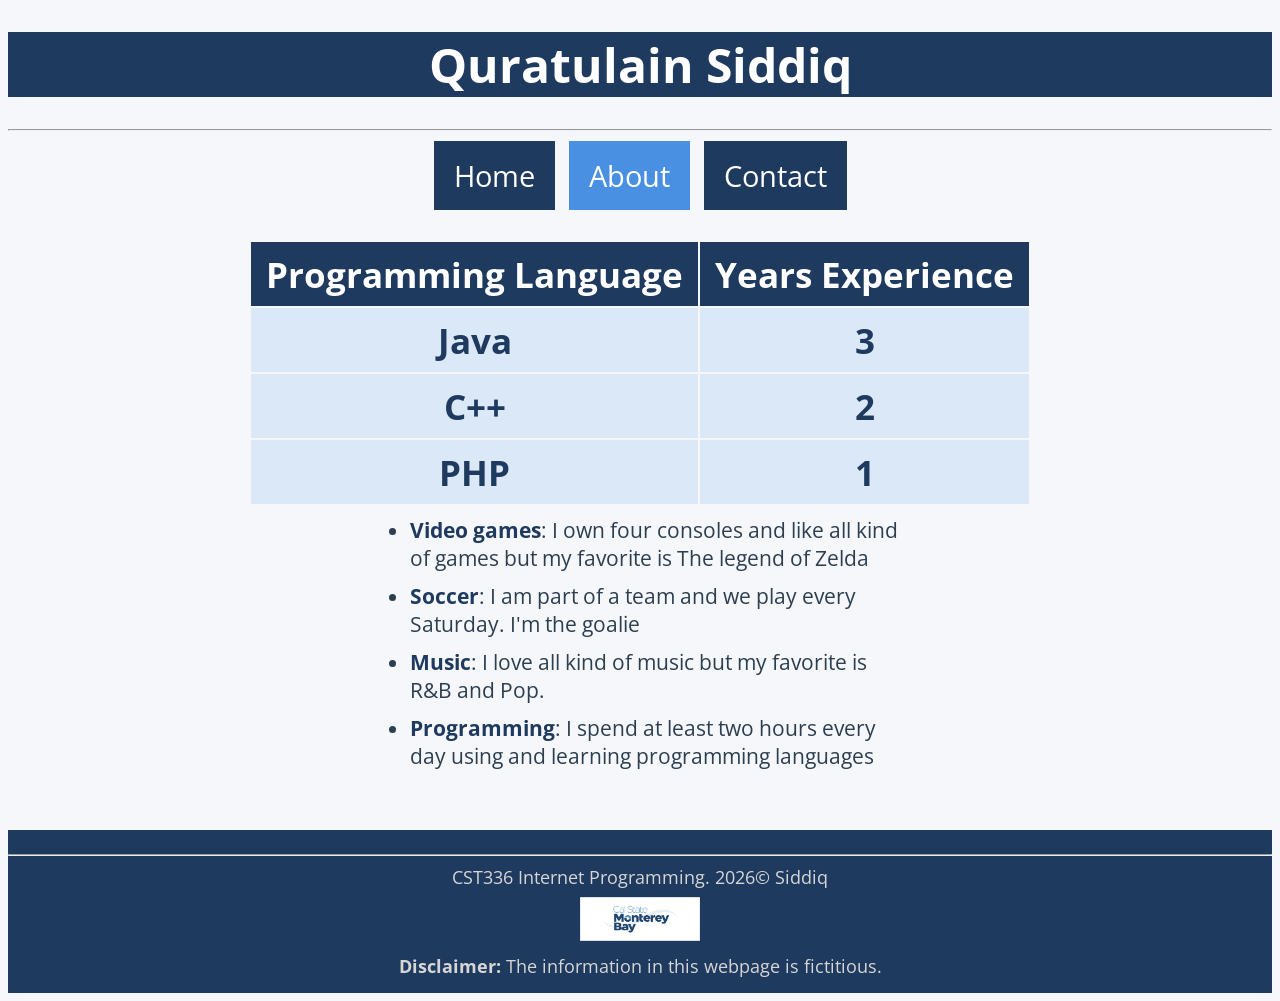
<file: lab1/about.html>
<!DOCTYPE html>
<html lang="en">

    <head>
    <meta charset="UTF-8">
    <meta name="viewport" content="width=device-width, initial-scale=1.0">
    <title> Quratulain Siddiq: Portfolio </title>
    <link href="css/styles.css" rel="stylesheet">
    <link rel="preconnect" href="https://fonts.gstatic.com" crossorigin>
    <link href="https://fonts.googleapis.com/css2?family=Inter:ital,opsz,wght@0,14..32,100..900;1,14..32,100..900&family=Montserrat:ital,wght@0,100..900;1,100..900&family=Open+Sans:ital,wght@0,300..800;1,300..800&display=swap" rel="stylesheet">
    <link href="css/styles.css" rel="stylesheet">    
    </head>

    <body>

        <header>
            <h1> Quratulain Siddiq </h1>

        </header> 
        
        <hr>

        <!-- Navigation menu -->
        <nav>
            <a href="index.html">Home</a>
            <a class="current" href="about.html">About</a>
            <a href="contact.html">Contact</a>
        </nav>

        <!-- About page content -->
        <div id="content">
            <!-- Programming experience table -->
            <table>
                <tr id="table-header">
                    <td><strong>Programming Language</strong></td>
                    <td><strong>Years Experience</strong></td>
                </tr>
                <tr class="table-row">
                    <td><strong>Java</strong></td>
                    <td><strong>3</strong></td>
                </tr>
                <tr class="table-row">
                    <td><strong>C++</strong></td>
                    <td><strong>2</strong></td>
                </tr>
                <tr class="table-row">
                    <td><strong>PHP</strong></td>
                    <td><strong>1</strong></td>
                </tr>
            </table>
            <!-- Hobbies list -->
            <ul>
                <li><span class="hobby">Video games</span>: I own four consoles and like all kind of games but my favorite is The legend of Zelda</li>
                <li><span class="hobby">Soccer</span>: I am part of a team and we play every Saturday. I'm the goalie</li>
                <li><span class="hobby">Music</span>: I love all kind of music but my favorite is R&B and Pop.</li>
                <li><span class="hobby">Programming</span>: I spend at least two hours every day using and learning programming languages </li>
            </ul>
        </div>

        <!-- Website footer -->
        <footer>
             <hr>
             CST336 Internet Programming. 2026&copy; Siddiq <br>
             <img src="img/csumb-logo.jpg" alt="CSUMB Logo" class="csumb-logo">
             <br>
             <strong>Disclaimer:</strong> The information in this webpage is fictitious. <br>
        </footer>
    </body>
</html>
</file>
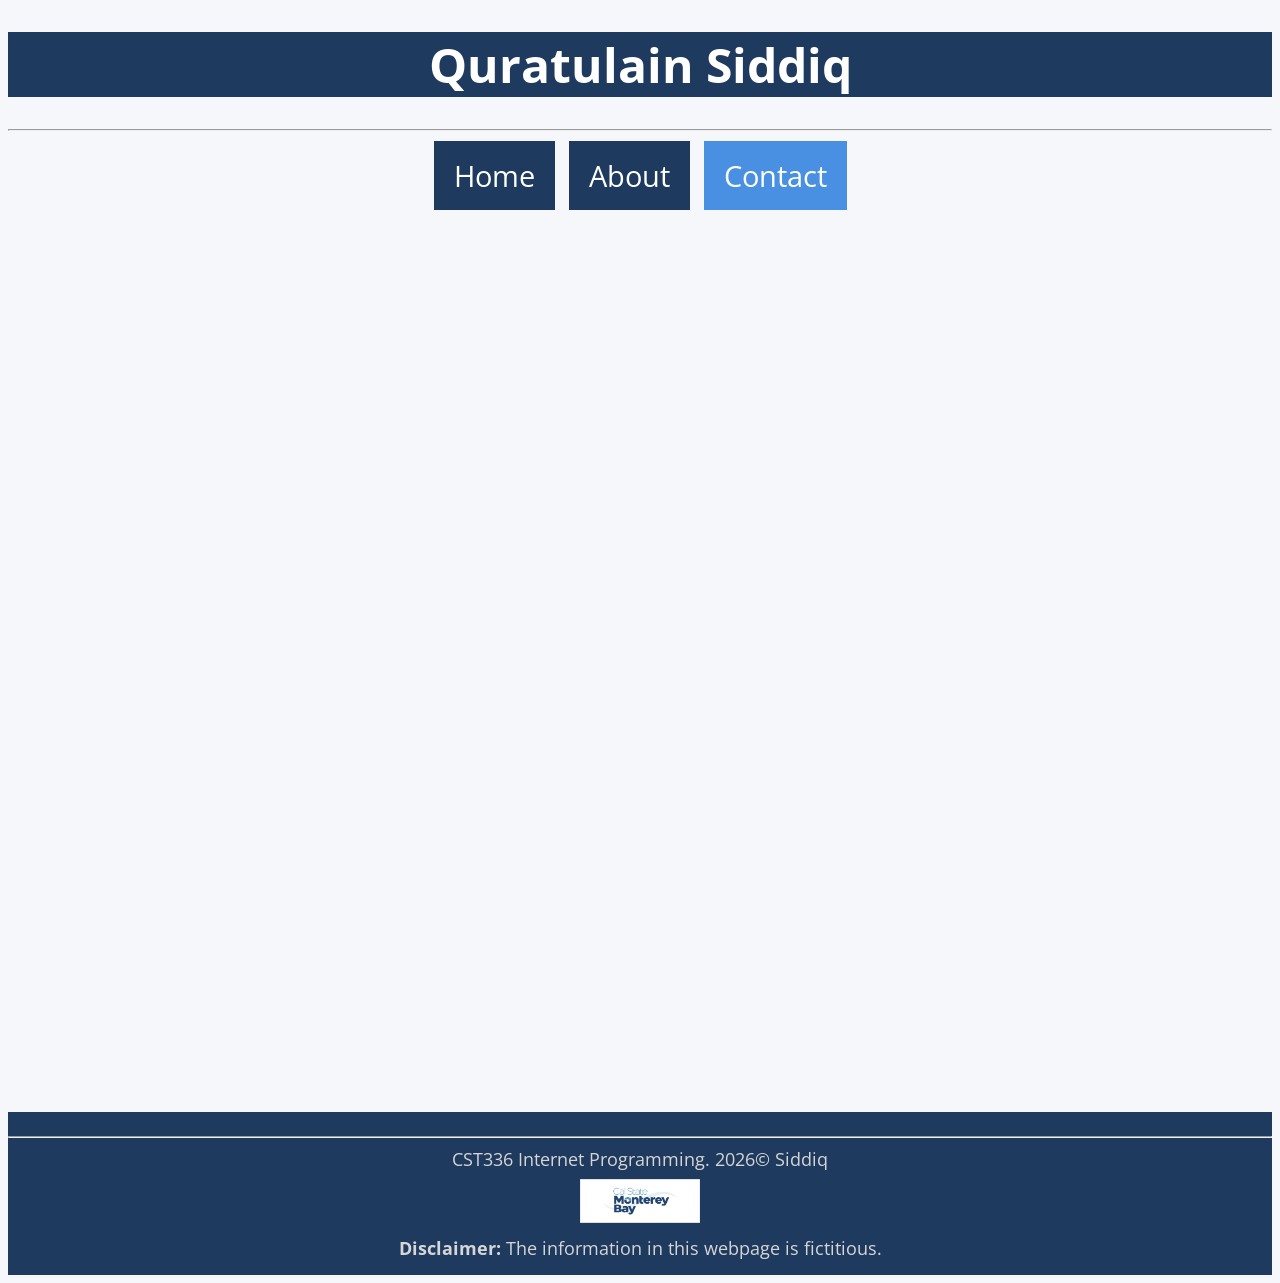
<file: lab1/contact.html>
<!DOCTYPE html>
<html lang="en">

    <head>
    <meta charset="UTF-8">
    <meta name="viewport" content="width=device-width, initial-scale=1.0">
    <title> Quratulain Siddiq: Portfolio </title>
    <link rel="preconnect" href="https://fonts.googleapis.com">
    <link rel="preconnect" href="https://fonts.gstatic.com" crossorigin>
    <link href="https://fonts.googleapis.com/css2?family=Inter:ital,opsz,wght@0,14..32,100..900;1,14..32,100..900&family=Montserrat:ital,wght@0,100..900;1,100..900&family=Open+Sans:ital,wght@0,300..800;1,300..800&display=swap" rel="stylesheet">
    <link href="css/styles.css" rel="stylesheet">
    </head>

    <body>

        <header>
            <h1> Quratulain Siddiq </h1>

        </header> 
        
        <hr>

        <!-- Navigation menu -->
        <nav>
            <a href="index.html">Home</a>
            <a href="about.html">About</a>
            <a class="current" href="contact.html">Contact</a>
        </nav>

        <!-- Contact form -->
        <div id="content">
            <!-- Embedded Google Form -->
            <iframe src="https://docs.google.com/forms/d/e/1FAIpQLSfNiKb1euIc77iv2F2tBf2QBGRu5rOVCtRzQdLZzDkLsLoJMA/viewform?embedded=true" width="640" height="826" frameborder="0" marginheight="0" marginwidth="0">Loading…</iframe>
        </div>

        <!-- Website footer -->
        <footer>
             <hr>
             CST336 Internet Programming. 2026&copy; Siddiq <br>
             <img src="img/csumb-logo.jpg" alt="CSUMB Logo" class="csumb-logo">
             <br>
             <strong>Disclaimer:</strong> The information in this webpage is fictitious. <br>
        </footer>
    </body>
</html>
</file>
<file: hw1/css/styles.css>
body {
    margin: 0;
    background-color: #f5f7fa;
    color: #102a43;
    font-family: Arial, Helvetica, sans-serif;
}

header {
    background-color: #0b2545;
    color: white;
    padding: 20px 40px;
}

header h1 {
    margin: 0;
    font-size: 2.8em;
}

header p {
    margin: 25px 0 10;
    color: #8ecae6;
}

nav {
    background-color: #102a43;
    text-align: center;
}

nav a {
    display: inline-block;
    color:white;
    text-decoration: none;
    padding: 18px 25px;
    font-weight: bold;
}

nav a:hover {
    border-bottom: 2px orange solid;
    font-size: 1.2em;
    background-color: #1e6091;
    transition: .9s;
}
.current {
    background-color: #1e6091;
}

main {
    display: flex;
    align-items: center;
    justify-content: center;
    gap: 40px;
    padding: 60px 40px;
    background-color: white;
}
main figure {
    margin: 0;
}
main img {
    width: 510px;
    max-width: 100%;
    border-radius: 10px;
    box-shadow: 0 8px 20px rgba(0,0,0,0.15);    /* Adds a soft shadow around each card */
}

main div {
    max-width: 450px;
}
main h2 {
    font-size: 3em;
    color: #0b2545;
    margin-bottom: 20px;
}

main p {
    font-size: 1.1em;
    line-height: 1.6;
}


/* General sections */
section {
    padding: 35px 60px;
    text-align: center;
}

aside {
    padding: 35px 60px;
}

aside h2 {
    color: #0b2545;
    text-align: center;
    font-size: 2em;
}

section h2 {
    color: #0b2545;
    text-align: center;
    font-size: 2em;
}

/* Why section */
.info-section {
    background-color: #ffffff;
    text-align: center;
    max-width: 900px;
    margin: 0 auto;
}

/* Applications */
.applications {
    background-color: #eef4fb;
    padding: 50px 60px;
    text-align: center;
}

.applications h2 {
    color: #0b2545;
    font-size: 2em;
    margin-bottom: 35px;
}

.app-card-container {
    display: flex;
    justify-content: center;
    gap: 25px;
    flex-wrap: wrap;
}

.applications article {
    background-color: white;
    width: 230px;
    padding: 25px;
    text-align: center;
    border-radius: 12px;
    box-shadow: 0 4px 12px rgba(0, 0, 0, 0.12);     /* Adds a soft shadow around each card */
}

/* Move the card slightly upward when the mouse hovers over it */
.applications article:hover {   
    transform: translateY(-5px);        
}

.applications h3 {
    color: #1e6091;
}

.applications article img {
    width: 40%;
    height: 100px;
    object-fit: cover;
    border-radius: 10px;
}

/* Timeline and fact box */
.timeline {
    background-color: white;
    max-width: 800px;
    margin: 25px auto;
    border-radius: 12px;
    box-shadow: 0 4px 12px rgba(0, 0, 0, 0.10);     /* Add a soft shadow around each card */
}

.timeline ul {
    display: inline-block;
    text-align: left;
    line-height: 1.8;
}

.facts {
    padding: 50px;
    text-align: center;
}

.fact-grid {
    display: flex;
    justify-content: center;
    flex-wrap: wrap;
    gap: 25px;
    margin-top: 30px;
}

.fact-card {
    background-color: white;
    text-align: center;
    width: 220px;
    padding: 25px;
    border-radius: 12px;
    box-shadow: 0 4px 12px rgba(0,0,0,0.12);
    transition: transform 0.3s;
}

.fact-card:hover {
    transform: translateY(-6px);
}

.fact-card h3 {
    color: #1e6091;
    font-size: 1.5rem;
    margin-bottom: 15px;
    border-bottom: 2px solid #1e6091;
    padding-bottom: 8px;
    display: inline-block;
}

.fact-card p {
    line-height: 1.5;
}

/* Sources */
.sources {
    background-color: #eef4fb;
    text-align: center;
}

.sources ul {
    list-style-type: none;
    padding: 0;
}

.sources a {
    color: #1e6091;
    font-weight: bold;
}

/* Table */
table {
    margin: 0px auto;
    margin-top: 50px;
    padding: 10px;
    font-size: 1.2em;
}

.comparison {
    text-align: center;
    padding: 40px 60px;
}
.comaprison table {
    text-align: center;
}

td {
    padding: 8px 15px;
    font-size: 1.3em;
}

#table-header td strong {
    color: white;
}

.table-row td strong {
    color: #1e6091;
}
#table-header {
    background-color: #0b2545;
    color: white;
}
.table-row {
    background-color: #dbe8f8;
}

 /* Video-section */
 .video-section {
    background-color: white;
    text-align: center;
    padding: 40px 60px;
}

.video-section h2 {
    color: #0b2545;
    font-size: 2em;
    margin-bottom: 20px;
}

.video-section p {
    font-size: 1.1em;
    line-height: 1.6;
}

.video-section a {
    color: #1e6091;
    font-weight: bold;
    text-decoration: none;
}

.video-section a:hover {
    text-decoration: underline;
}

/* Two-columns */
.two-column {
    display: flex;
    gap: 40px;
    padding: 50px 60px;
    align-items: flex-start;
}

.left-column {
    flex: 1;
}

.right-column {
    flex: 1;
}

.concept-panel {
    background-color: white;
    padding: 30px;
    border-radius: 12px;
    box-shadow: 0 4px 12px rgba(0,0,0,0.10);
}

.concept-panel h2 {
    margin-top: 0;
    text-align: center;
    color: #0b2545;
}

.concept-card {
    background-color: #eef4fb;
    border-left: 5px solid #1e6091;
    padding: 15px 20px;
    margin: 18px 0;
    border-radius: 8px;
    text-align: left;
    box-shadow:0 4px 12px rgba(0,0,0,.1);
    transition:.3s;
}

.concept-card h3 {
    margin: 0 0 8px;
    color: #1e6091;
}

.concept-card p {
    margin: 0;
    line-height: 1.5;
}

.concept-card:hover{
    transform: translateY(-3px);
    transition: .3s;
}

/* Video-card*/
.video-cards{
    display:flex;
    justify-content:center;
    gap:30px;
    flex-wrap:wrap;
    margin-top:30px;
}

.video-card{
    width:320px;
    background:white;
    border-radius:12px;
    box-shadow:0 4px 12px rgba(0,0,0,.12);
    padding:20px;
    text-align:center;
}

.video-card img{
    width:100%;
    border-radius:10px;
    margin-bottom:15px;
    object-fit: cover;
}

.video-card h3{
    margin-bottom:15px;
}

.video-card a{
    font-weight:bold;
    display:inline-block;
    margin-top:15px;
    padding:10px 18px;
    background:#1e6091;
    color:white;
    text-decoration:none;
    border-radius:6px;
}

.video-card a:hover{
    background:#184e77;
}

/* robotics section button */
.robotics-btn {
    display:inline-block;
    margin-top:30px;
    padding:14px 28px;
    background:#1e6091;
    color:white;
    text-decoration:none;
    border-radius:10px;
    font-weight:bold;
}

.robotics-btn:hover {
    background:#184e77;
    transform: translateY(-2px);
    transition: .3s;
}

/* Robotics key concepts */
.robotics-concepts{
    padding:15px 20px;
    background:#eef4fb;
}

.robotics-concepts-box {
    width:75%;
    max-width:1000px;
    margin: 0 auto;
}

.concept-card{
    background:#eef4fb;
    border-left:5px solid #1e6091;
    margin:18px 0;
    padding:15px 20px;
    border-radius:8px;
    text-align:left;
    box-shadow:0 4px 12px rgba(0,0,0,.1);
    transition:.3s;
}

/* Robotics timeline */
.robotics-line{
    display:flex;
    justify-content:space-between;
    position:relative;
    max-width:1100px;
    margin:40px auto;
}

.robotics-line::before{
    content:"";
    position:absolute;
    top:20px;
    left:0;
    right:0;
    height:4px;
    background:#1e6091;
}

.robotics-item{
    flex:1;
    text-align:center;
    position:relative;
}

.robotics-item::before{
    content:"";
    width:16px;
    height:16px;
    background:#1e6091;
    border-radius:50%;
    display:block;
    margin:12px auto 18px;
}

.robotics-item h3{
    color:#1e6091;
}

.robotics-item p{
    font-size:.95em;
    line-height:1.5;
}

/* Footer */
footer {
    background-color: #0b2545;
    color: #d6e2ef;
    text-align: center;
    padding: 20px;
    font-size: 0.9em;
}

.csumb-logo {
    width: 120px;
    height: auto;
    margin-top: 10px;
}
</file>
<file: lab1/css/styles.css>
html {
    box-sizing: border-box;
}


body {
    background-color: #f5f7fa;
    color: #2c3e50;
    margin 0;
    padding: 0;
    font-family: "Open Sans", sans-serif;
    font-optical-sizing: auto;
    font-weight: 400;
    font-style: normal;
    font-variation-settings:
      "wdth" 100;
}

header, nav a, footer {
    background-color: #1f3a5f;
    color: white;
    text-align: center;
}

nav {
    text-align: center;
    margin: 10px 0;
}

nav a {                        /* links within "nav" container */
    display: inline-block;
    padding: 15px 20px;
    font-size: 1.8em;
    margin: 0 5px;
    text-decoration: none;    /* removes underline */
    color: white;           /* by default, links are blue */
}

.current {
    background-color: #4a90e2;
}

nav a:hover {                  /*pseudo class */
    border-bottom: 2px orange solid;
    font-size: 2em;
    transition: .9s;            /* transition effect */
    color: #4a90e2;
}
main {
    display: flex;
    justify-content: center;
    gap: 50px;
    align-items: flex-start;
    text-align: center;
    margin-top: 25px;
}

em {
    color: #1f3a5f;
    font-size: 1.1em;
}

figure {
    margin: 0;
}

figure img {
    width: 300px;
    height: auto;
    border-radius: 20px;
}
main div {
    width: 500px;
    padding-left: 20px;
    font-size: 1.2em;
    line-height: 1.7;
    margin-bottom: 40px;
}

h1 {
    font-size: 3em;
    color: white;
}

h2 {
    color:#1f3a5f;
    margin-top: 0;
}

#content {
    text-align: center;
    padding: 10px;
    font-size: 1.3em;
    margin-bottom: 40px;
}

footer {
    font-size: 1.1em;
    color: #d6d6d6;
    padding: 15px 0;
}
.csumb-logo {
    width: 120px;
    height: auto;
    margin: 8px 0;
}
table {
    margin: 0px auto;
    padding: 10px;
    font-size: 1.3em;
}
td {
    padding: 8px 15px;
    font-size: 1.3em;
}

#table-header td strong {
    color: white;
}

.table-row td strong {
    color: #1f3a5f;
}
#table-header {
    background-color: #1f3a5f;
    color: white;
}
.table-row {
    background-color: #dbe8f8;
}

ul {
    width: 500px;
    margin: 0 auto;
    text-align: left;
}

li {
    margin-bottom: 10px;
}
.hobby {
    color:#1f3a5f;
    font-weight: bold;
}
</file>
